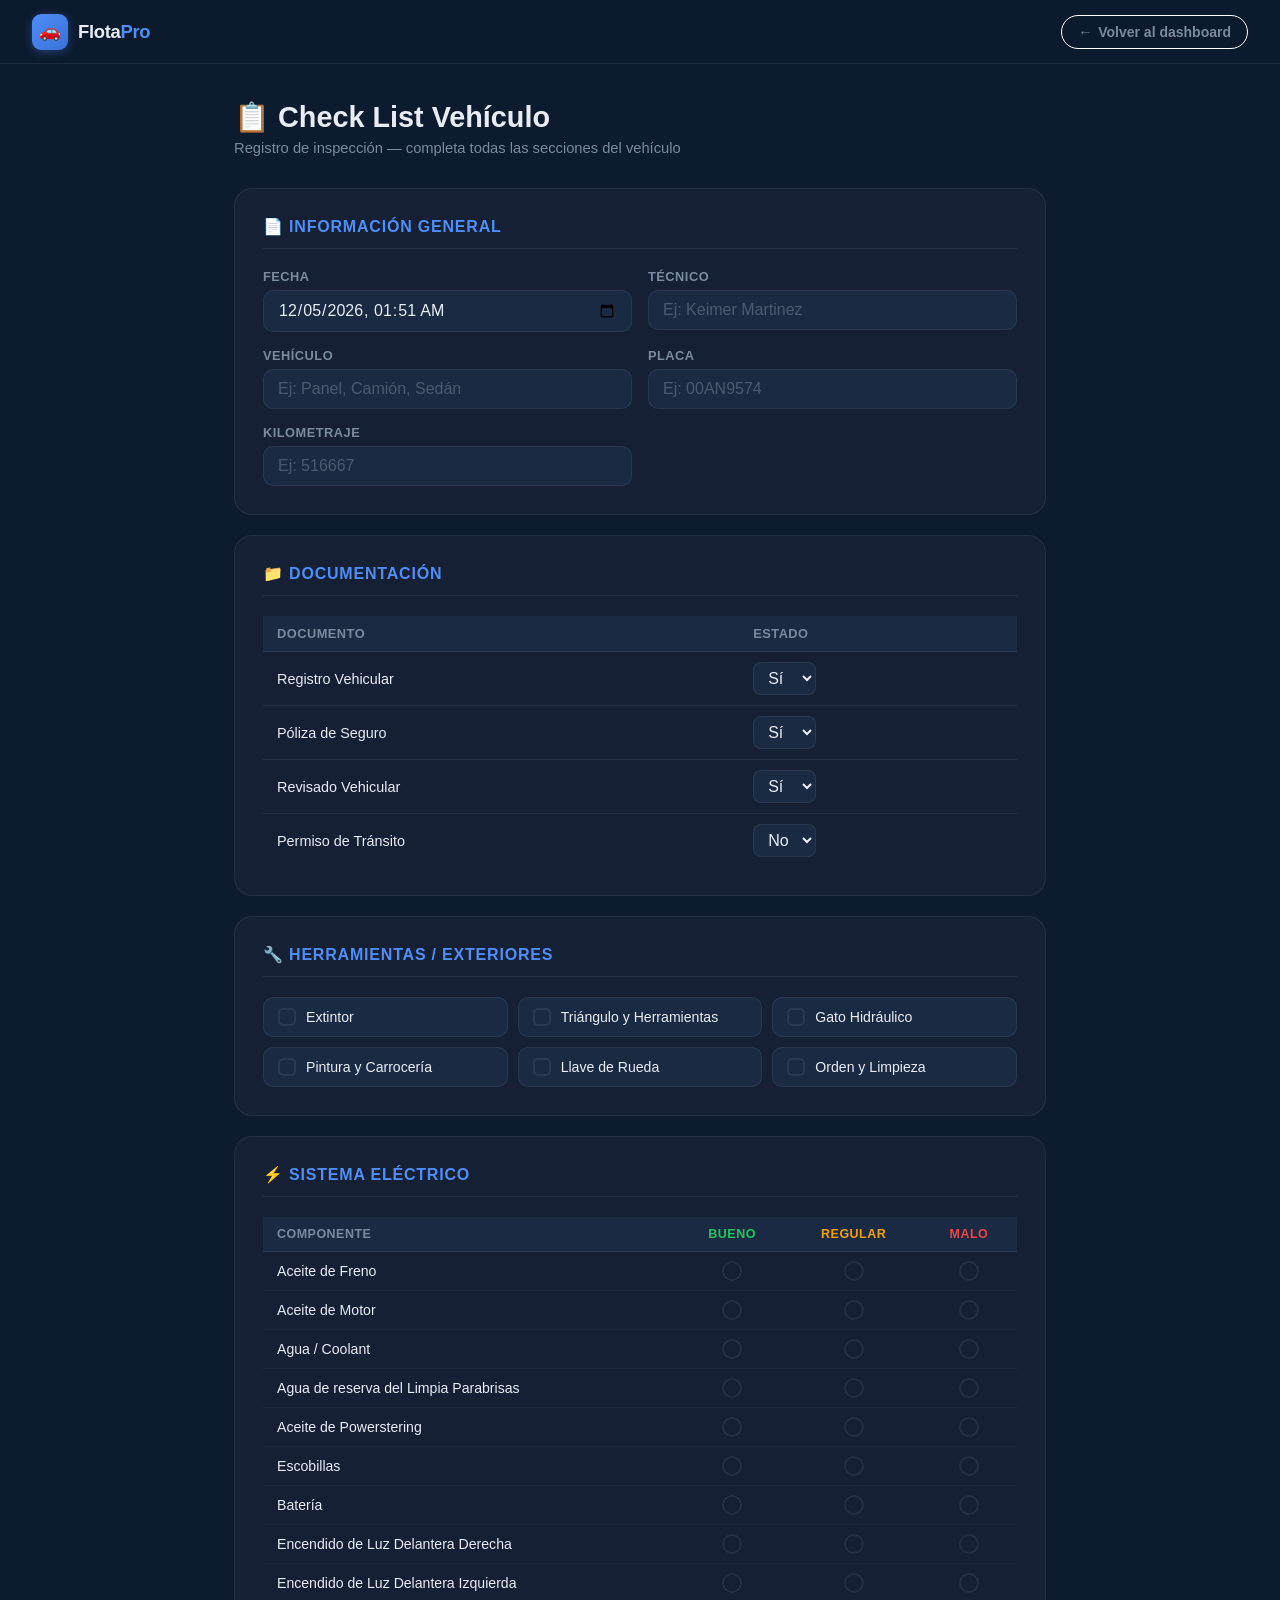
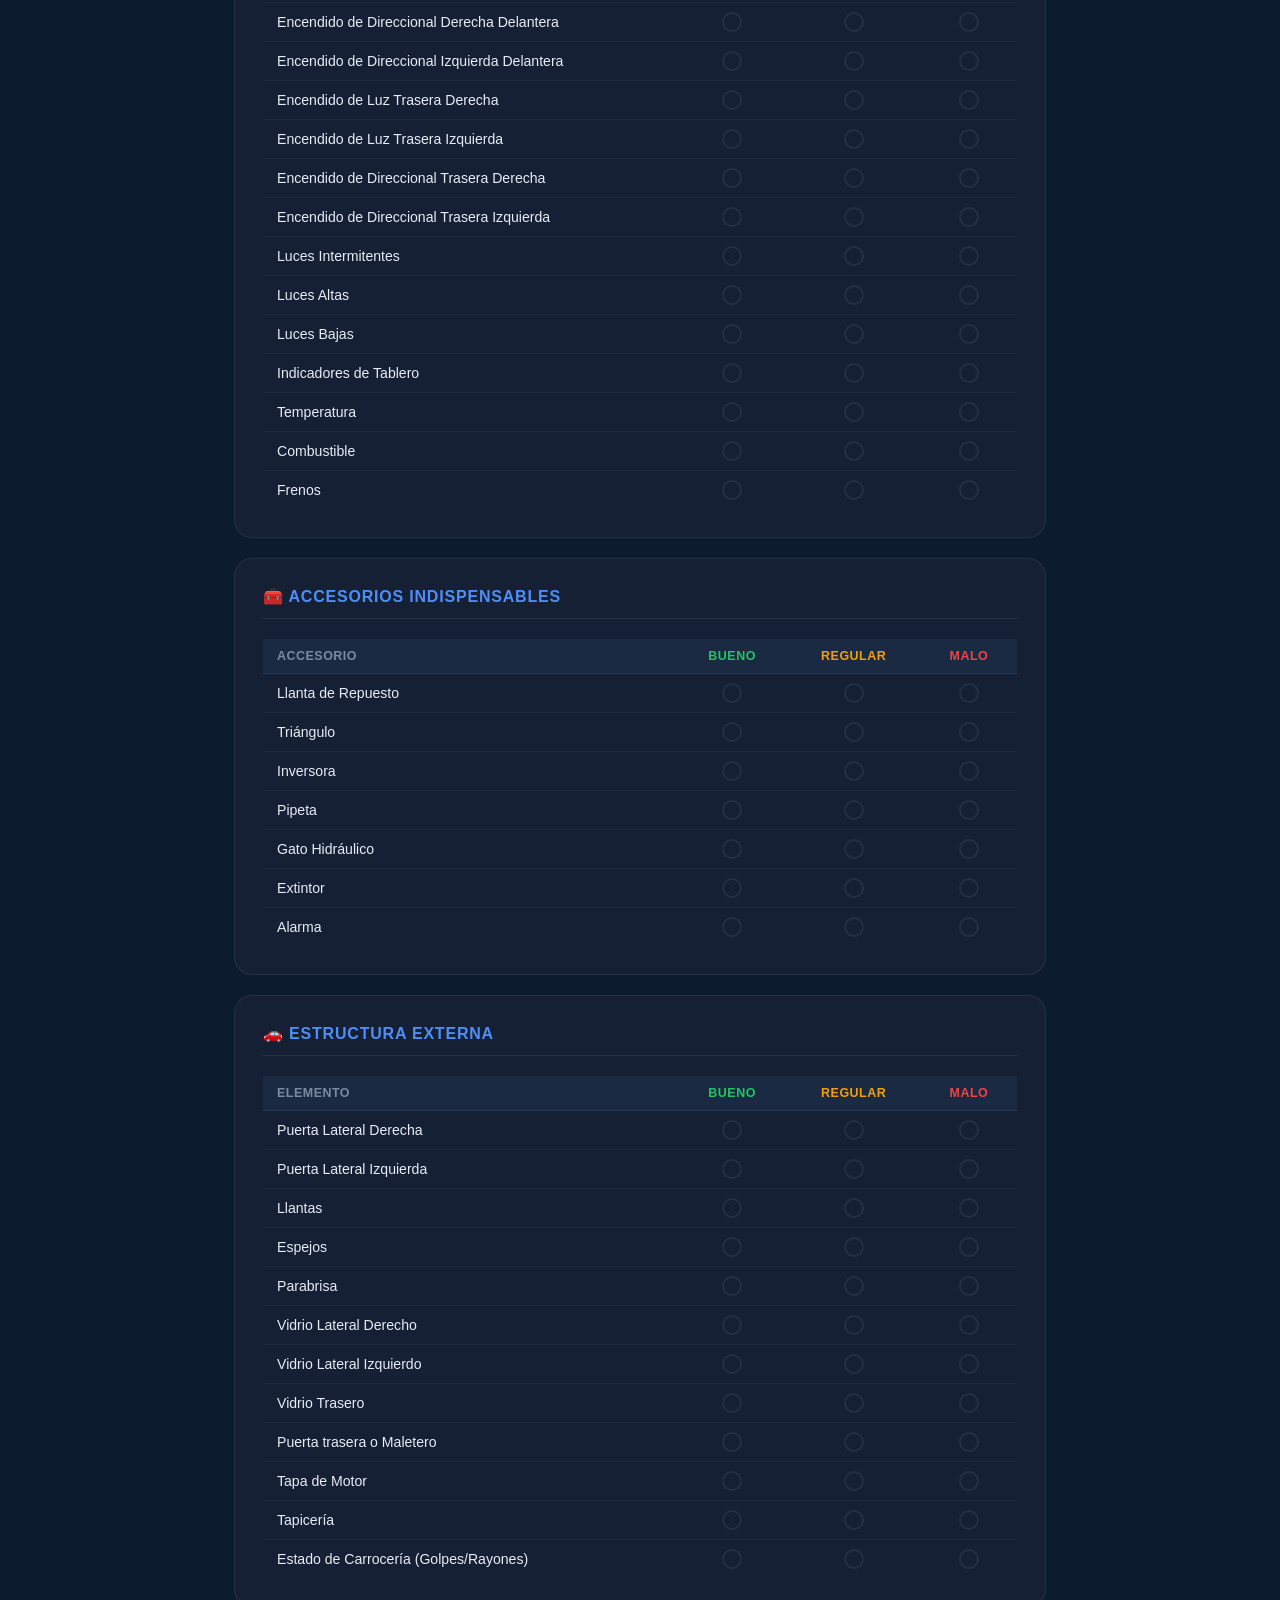
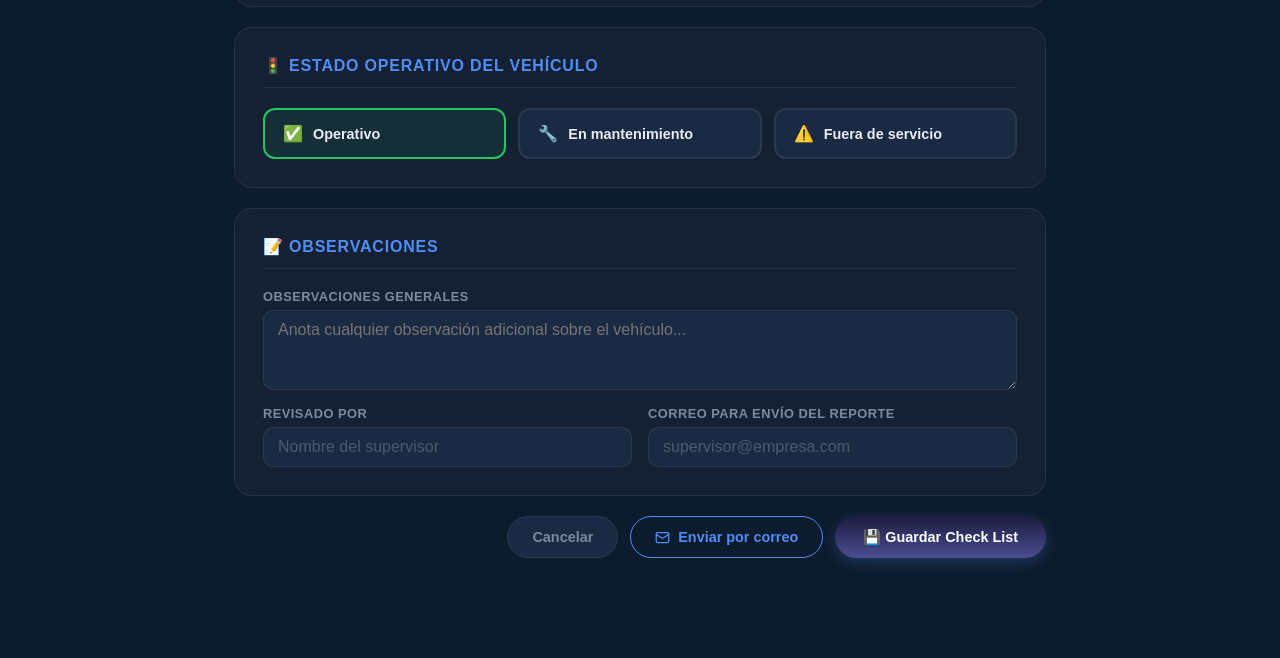
<file: agregar-auto.html>
<!DOCTYPE html>
<html lang="es">

<head>
  <meta charset="UTF-8">
  <meta name="viewport" content="width=device-width, initial-scale=1.0">
  <title>Check List Vehículo - Flota de Autos</title>
  <link rel="stylesheet" href="style.css">
  <link rel="stylesheet" href="agregar-auto.css">
  <link rel="stylesheet" href="forms.css"> 
</head>

<body>

  <!-- ── HEADER ── -->
  <header class="main-header">
    <a href="index.html" class="header-brand">
      <div class="brand-logo">🚗</div>
      <span class="brand-name">Flota<span>Pro</span></span>
    </a>
    <div class="header-actions">
      <a href="index.html" class="btn-back-header">
        ←
        <span class="back-text">Volver al dashboard</span>
      </a>
    </div>
  </header>

  <div class="page-wrap">
    <div class="page-title-block">
      <h1>📋 Check List Vehículo</h1>
      <p>Registro de inspección — completa todas las secciones del vehículo</p>
    </div>

    <!-- 1. INFORMACIÓN GENERAL -->
    <div class="form-section">
      <h2>📄 Información General</h2>
      <div class="form-grid">
        <div class="field">
          <label>Fecha</label>
          <input type="datetime-local" id="fecha">
        </div>
        <div class="field">
          <label>Técnico</label>
          <input type="text" id="tecnico" placeholder="Ej: Keimer Martinez">
        </div>
        <div class="field">
          <label>Vehículo</label>
          <input type="text" id="vehiculo" placeholder="Ej: Panel, Camión, Sedán">
        </div>
        <div class="field">
          <label>Placa</label>
          <input type="text" id="placa" placeholder="Ej: 00AN9574">
        </div>
        <div class="field">
          <label>Kilometraje</label>
          <input type="number" id="kilometraje" placeholder="Ej: 516667" min="0">
        </div>
      </div>
    </div>

    <!-- 2. DOCUMENTACIÓN -->
    <div class="form-section">
      <h2>📁 Documentación</h2>
      <table class="docs-table">
        <thead>
          <tr>
            <th>Documento</th>
            <th>Estado</th>
          </tr>
        </thead>
        <tbody>
          <tr>
            <td>Registro Vehicular</td>
            <td><select id="doc-registro">
                <option value="si">Sí</option>
                <option value="no">No</option>
              </select></td>
          </tr>
          <tr>
            <td>Póliza de Seguro</td>
            <td><select id="doc-poliza">
                <option value="si">Sí</option>
                <option value="no">No</option>
              </select></td>
          </tr>
          <tr>
            <td>Revisado Vehicular</td>
            <td><select id="doc-revisado">
                <option value="si">Sí</option>
                <option value="no">No</option>
              </select></td>
          </tr>
          <tr>
            <td>Permiso de Tránsito</td>
            <td><select id="doc-permiso">
                <option value="si">Sí</option>
                <option value="no" selected>No</option>
              </select></td>
          </tr>
        </tbody>
      </table>
    </div>

    <!-- 3. HERRAMIENTAS / EXTERIORES -->
    <div class="form-section">
      <h2>🔧 Herramientas / Exteriores</h2>
      <div class="checks-grid">
        <label class="check-item"><input type="checkbox" id="extintor"> Extintor</label>
        <label class="check-item"><input type="checkbox" id="triangulo" > Triángulo y Herramientas</label>
        <label class="check-item"><input type="checkbox" id="gato-ext" > Gato Hidráulico</label>
        <label class="check-item"><input type="checkbox" id="pintura" > Pintura y Carrocería</label>
        <label class="check-item"><input type="checkbox" id="llave" > Llave de Rueda</label>
        <label class="check-item"><input type="checkbox" id="limpieza"> Orden y Limpieza</label>
      </div>
    </div>

    <!-- 4. SISTEMA ELÉCTRICO -->
    <div class="form-section">
      <h2>⚡ Sistema Eléctrico</h2>
      <table class="check-table">
        <thead>
          <tr>
            <th>Componente</th>
            <th style="color:#22c55e">Bueno</th>
            <th style="color:#f59e0b">Regular</th>
            <th style="color:#ef4444">Malo</th>
          </tr>
        </thead>
        <tbody id="electrico-tbody">
        </tbody>
      </table>
    </div>

    <!-- 5. ACCESORIOS INDISPENSABLES -->
    <div class="form-section">
      <h2>🧰 Accesorios Indispensables</h2>
      <table class="check-table">
        <thead>
          <tr>
            <th>Accesorio</th>
            <th style="color:#22c55e">Bueno</th>
            <th style="color:#f59e0b">Regular</th>
            <th style="color:#ef4444">Malo</th>
          </tr>
        </thead>
        <tbody id="accesorios-tbody"></tbody>
      </table>
    </div>

    <!-- 6. ESTRUCTURA EXTERNA -->
    <div class="form-section">
      <h2>🚗 Estructura Externa</h2>
      <table class="check-table">
        <thead>
          <tr>
            <th>Elemento</th>
            <th style="color:#22c55e">Bueno</th>
            <th style="color:#f59e0b">Regular</th>
            <th style="color:#ef4444">Malo</th>
          </tr>
        </thead>
        <tbody id="externa-tbody"></tbody>
      </table>
    </div>

    <!-- 7. ESTADO OPERATIVO -->
    <div class="form-section">
      <h2>🚦 Estado Operativo del Vehículo</h2>
      <div class="status-options">
        <label class="status-option operativo">
          <input type="radio" name="estado" value="operativo" checked>
          <span>✅</span>
          <span class="status-label">Operativo</span>
        </label>
        <label class="status-option mantenimiento">
          <input type="radio" name="estado" value="mantenimiento">
          <span>🔧</span>
          <span class="status-label">En mantenimiento</span>
        </label>
        <label class="status-option fuera">
          <input type="radio" name="estado" value="fuera">
          <span>⚠️</span>
          <span class="status-label">Fuera de servicio</span>
        </label>
      </div>
    </div>

    <!-- 8. OBSERVACIONES -->
    <div class="form-section">
      <h2>📝 Observaciones</h2>
      <div class="form-grid">
        <div class="field full">
          <label>Observaciones generales</label>
          <textarea id="observaciones"
            placeholder="Anota cualquier observación adicional sobre el vehículo..."></textarea>
        </div>
        <div class="field">
          <label>Revisado por</label>
          <input type="text" id="revisado-por" placeholder="Nombre del supervisor">
        </div>
        <div class="field">
          <label>Correo para envío del reporte</label>
          <input type="email" id="email-reporte" placeholder="supervisor@empresa.com">
        </div>
      </div>
    </div>

    <!-- ACCIONES -->
    <div class="form-actions">
      <a href="index.html" class="btn-cancel">Cancelar</a>
      <button class="btn-email" onclick="enviarReporte()">
        <svg width="15" height="15" viewBox="0 0 24 24" fill="none" stroke="currentColor" stroke-width="2"
          stroke-linecap="round" stroke-linejoin="round">
          <rect x="2" y="4" width="20" height="16" rx="2" />
          <path d="m22 7-8.97 5.7a1.94 1.94 0 0 1-2.06 0L2 7" />
        </svg>
        Enviar por correo
      </button>
      <button class="btn-submit" onclick="guardarChecklist()">
        💾 Guardar Check List
      </button>
    </div>
  </div>

  <div class="toast" id="toast"></div>

  <script>
    // ── Datos de las tablas según el PDF ──
    const electricoItems = [
      'Aceite de Freno', 'Aceite de Motor', 'Agua / Coolant',
      'Agua de reserva del Limpia Parabrisas', 'Aceite de Powerstering',
      'Escobillas', 'Batería',
      'Encendido de Luz Delantera Derecha', 'Encendido de Luz Delantera Izquierda',
      'Encendido de Direccional Derecha Delantera', 'Encendido de Direccional Izquierda Delantera',
      'Encendido de Luz Trasera Derecha', 'Encendido de Luz Trasera Izquierda',
      'Encendido de Direccional Trasera Derecha', 'Encendido de Direccional Trasera Izquierda',
      'Luces Intermitentes', 'Luces Altas', 'Luces Bajas',
      'Indicadores de Tablero', 'Temperatura', 'Combustible', 'Frenos'
    ];

    const accesoriosItems = [
      'Llanta de Repuesto', 'Triángulo', 'Inversora', 'Pipeta',
      'Gato Hidráulico', 'Extintor', 'Alarma'
    ];

    const externaItems = [
      'Puerta Lateral Derecha', 'Puerta Lateral Izquierda', 'Llantas',
      'Espejos', 'Parabrisa', 'Vidrio Lateral Derecho', 'Vidrio Lateral Izquierdo',
      'Vidrio Trasero', 'Puerta trasera o Maletero', 'Tapa de Motor',
      'Tapicería', 'Estado de Carrocería (Golpes/Rayones)'
    ];

    function buildTable(items, tbodyId) {
      const tbody = document.getElementById(tbodyId);
      items.forEach((item, i) => {
        const id = tbodyId + '_' + i;
        const tr = document.createElement('tr');
        tr.innerHTML = `
          <td>${item}</td>
          <td><input type="radio" class="radio-pill radio-bueno"   name="${id}" value="bueno" ></td>
          <td><input type="radio" class="radio-pill radio-regular" name="${id}" value="regular"></td>
          <td><input type="radio" class="radio-pill radio-malo"    name="${id}" value="malo"></td>
        `;
        tbody.appendChild(tr);
      });
    }

    buildTable(electricoItems, 'electrico-tbody');
    buildTable(accesoriosItems, 'accesorios-tbody');
    buildTable(externaItems, 'externa-tbody');

    // Set default datetime
    const now = new Date();
    const pad = n => String(n).padStart(2, '0');
    document.getElementById('fecha').value =
      `${now.getFullYear()}-${pad(now.getMonth() + 1)}-${pad(now.getDate())}T${pad(now.getHours())}:${pad(now.getMinutes())}`;

    // ── Toast ──
    function showToast(msg, color = '#22c55e') {
      const t = document.getElementById('toast');
      t.textContent = msg;
      t.style.background = color;
      t.classList.add('show');
      setTimeout(() => t.classList.remove('show'), 3000);
    }

    // ── Guardar ──
    function guardarChecklist() {
      const tecnico = document.getElementById('tecnico').value.trim();
      const vehiculo = document.getElementById('vehiculo').value.trim();
      if (!tecnico || !vehiculo) {
        showToast('⚠️ Completa al menos Técnico y Vehículo', '#f59e0b');
        return;
      }
      showToast('✅ Check List guardado exitosamente');
      setTimeout(() => window.location.href = 'index.html', 1800);
    }

    // ── Enviar correo ──
    function enviarReporte() {
      const email = document.getElementById('email-reporte').value.trim();
      if (!email) {
        showToast('📧 Ingresa un correo para enviar el reporte', '#f59e0b');
        return;
      }
      showToast('📧 Reporte enviado a ' + email);
    }
  </script>
</body>

</html>
</file>
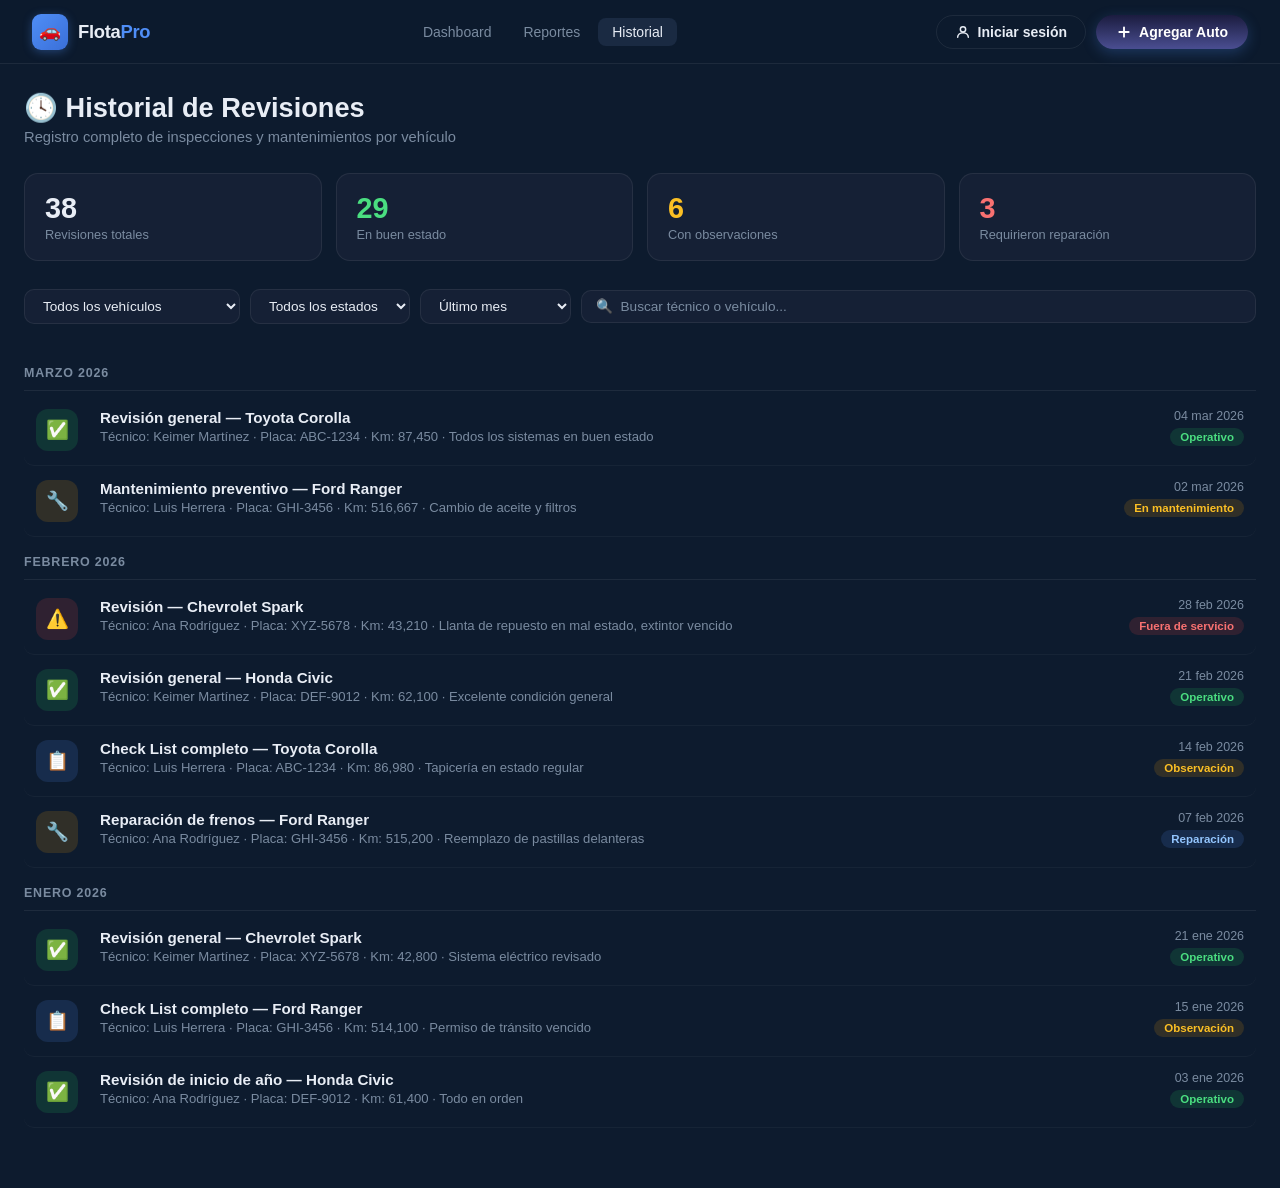
<file: historial.html>
<!DOCTYPE html>
<html lang="es">

<head>
    <meta charset="UTF-8">
    <meta name="viewport" content="width=device-width, initial-scale=1.0">
    <title>Historial — FlotaPro</title>
    <link rel="stylesheet" href="style.css">
    <link rel="stylesheet" href="Historial.css">

</head>

<body>

    <!-- HEADER -->
    <header class="main-header">
        <a href="index.html" class="header-brand">
            <div class="brand-logo">🚗</div>
            <span class="brand-name">Flota<span>Pro</span></span>
        </a>
        <nav class="header-nav">
            <a href="index.html" class="nav-link">Dashboard</a>
            <a href="reportes.html" class="nav-link">Reportes</a>
            <a href="historial.html" class="nav-link active">Historial</a>
        </nav>
        <div class="header-actions">
            <button class="btn-login" onclick="document.getElementById('loginModal').classList.add('open')">
                <svg width="16" height="16" viewBox="0 0 24 24" fill="none" stroke="currentColor" stroke-width="2.2"
                    stroke-linecap="round">
                    <circle cx="12" cy="8" r="4" />
                    <path d="M4 20c0-4 3.6-7 8-7s8 3 8 7" />
                </svg>
                Iniciar sesión
            </button>
            <a href="agregar-auto.html" class="btn-add-header">
                <svg width="16" height="16" viewBox="0 0 24 24" fill="none" stroke="currentColor" stroke-width="2.8"
                    stroke-linecap="round">
                    <line x1="12" y1="5" x2="12" y2="19" />
                    <line x1="5" y1="12" x2="19" y2="12" />
                </svg>
                Agregar Auto
            </a>
        </div>
        <button class="btn-hamburger" id="hamburgerBtn" onclick="toggleMenu()">
            <span class="bar"></span><span class="bar"></span><span class="bar"></span>
        </button>
    </header>

    <!-- MOBILE DRAWER -->
    <nav class="mobile-menu" id="mobileMenu">
        <a href="index.html" class="nav-link-mobile">🏠 Dashboard</a>
        <a href="reportes.html" class="nav-link-mobile">📊 Reportes</a>
        <a href="historial.html" class="nav-link-mobile active">🕓 Historial</a>
        <div class="menu-divider"></div>
        <button class="btn-login-mobile"
            onclick="closeMobileMenu(); document.getElementById('loginModal').classList.add('open')">
            <svg width="17" height="17" viewBox="0 0 24 24" fill="none" stroke="currentColor" stroke-width="2.2"
                stroke-linecap="round">
                <circle cx="12" cy="8" r="4" />
                <path d="M4 20c0-4 3.6-7 8-7s8 3 8 7" />
            </svg>
            Iniciar sesión
        </button>
        <a href="agregar-auto.html" class="btn-add-mobile" onclick="closeMobileMenu()">
            <svg width="17" height="17" viewBox="0 0 24 24" fill="none" stroke="currentColor" stroke-width="2.8"
                stroke-linecap="round">
                <line x1="12" y1="5" x2="12" y2="19" />
                <line x1="5" y1="12" x2="19" y2="12" />
            </svg>
            Agregar Auto
        </a>
    </nav>

    <!-- MODAL LOGIN -->
    <div class="modal-overlay" id="loginModal">
        <div class="modal">
            <h2>🔐 Iniciar sesión</h2>
            <p>Accede a tu flota de vehículos</p>
            <div class="modal-field"><label>Correo electrónico</label><input type="email"
                    placeholder="correo@empresa.com"></div>
            <div class="modal-field"><label>Contraseña</label><input type="password" placeholder="••••••••"></div>
            <div class="modal-actions">
                <button class="btn-modal-cancel"
                    onclick="document.getElementById('loginModal').classList.remove('open')">Cancelar</button>
                <button class="btn-modal-submit">Entrar →</button>
            </div>
        </div>
    </div>

    <div class="shell">
        <div class="page-title-block">
            <h1>🕓 Historial de Revisiones</h1>
            <p>Registro completo de inspecciones y mantenimientos por vehículo</p>
        </div>

        <!-- RESUMEN -->
        <div class="summary-row">
            <div class="summary-card">
                <div class="s-value">38</div>
                <div class="s-label">Revisiones totales</div>
            </div>
            <div class="summary-card">
                <div class="s-value" style="color:#4ade80">29</div>
                <div class="s-label">En buen estado</div>
            </div>
            <div class="summary-card">
                <div class="s-value" style="color:#fbbf24">6</div>
                <div class="s-label">Con observaciones</div>
            </div>
            <div class="summary-card">
                <div class="s-value" style="color:#f87171">3</div>
                <div class="s-label">Requirieron reparación</div>
            </div>
        </div>

        <!-- FILTROS -->
        <div class="filters-bar">
            <select class="filter-select">
                <option value="">Todos los vehículos</option>
                <option>Auto 01 — Toyota Corolla</option>
                <option>Auto 02 — Chevrolet Spark</option>
                <option>Auto 03 — Honda Civic</option>
                <option>Auto 04 — Ford Ranger</option>
            </select>
            <select class="filter-select">
                <option value="">Todos los estados</option>
                <option>Operativo</option>
                <option>En mantenimiento</option>
                <option>Fuera de servicio</option>
            </select>
            <select class="filter-select">
                <option value="">Último mes</option>
                <option>Últimos 3 meses</option>
                <option>Últimos 6 meses</option>
                <option>Este año</option>
            </select>
            <input type="text" class="filter-search" placeholder="🔍  Buscar técnico o vehículo...">
        </div>

        <!-- TIMELINE -->
        <div class="timeline">

            <div class="timeline-month">Marzo 2026</div>

            <div class="timeline-item">
                <div class="timeline-icon icon-ok">✅</div>
                <div class="timeline-body">
                    <h4>Revisión general — Toyota Corolla</h4>
                    <p>Técnico: Keimer Martínez · Placa: ABC-1234 · Km: 87,450 · Todos los sistemas en buen estado</p>
                </div>
                <div class="timeline-meta">
                    <div class="date">04 mar 2026</div>
                    <span class="badge badge-green">Operativo</span>
                </div>
            </div>

            <div class="timeline-item">
                <div class="timeline-icon icon-warn">🔧</div>
                <div class="timeline-body">
                    <h4>Mantenimiento preventivo — Ford Ranger</h4>
                    <p>Técnico: Luis Herrera · Placa: GHI-3456 · Km: 516,667 · Cambio de aceite y filtros</p>
                </div>
                <div class="timeline-meta">
                    <div class="date">02 mar 2026</div>
                    <span class="badge badge-yellow">En mantenimiento</span>
                </div>
            </div>

            <div class="timeline-month">Febrero 2026</div>

            <div class="timeline-item">
                <div class="timeline-icon icon-bad">⚠️</div>
                <div class="timeline-body">
                    <h4>Revisión — Chevrolet Spark</h4>
                    <p>Técnico: Ana Rodríguez · Placa: XYZ-5678 · Km: 43,210 · Llanta de repuesto en mal estado,
                        extintor vencido</p>
                </div>
                <div class="timeline-meta">
                    <div class="date">28 feb 2026</div>
                    <span class="badge badge-red">Fuera de servicio</span>
                </div>
            </div>

            <div class="timeline-item">
                <div class="timeline-icon icon-ok">✅</div>
                <div class="timeline-body">
                    <h4>Revisión general — Honda Civic</h4>
                    <p>Técnico: Keimer Martínez · Placa: DEF-9012 · Km: 62,100 · Excelente condición general</p>
                </div>
                <div class="timeline-meta">
                    <div class="date">21 feb 2026</div>
                    <span class="badge badge-green">Operativo</span>
                </div>
            </div>

            <div class="timeline-item">
                <div class="timeline-icon icon-rep">📋</div>
                <div class="timeline-body">
                    <h4>Check List completo — Toyota Corolla</h4>
                    <p>Técnico: Luis Herrera · Placa: ABC-1234 · Km: 86,980 · Tapicería en estado regular</p>
                </div>
                <div class="timeline-meta">
                    <div class="date">14 feb 2026</div>
                    <span class="badge badge-yellow">Observación</span>
                </div>
            </div>

            <div class="timeline-item">
                <div class="timeline-icon icon-warn">🔧</div>
                <div class="timeline-body">
                    <h4>Reparación de frenos — Ford Ranger</h4>
                    <p>Técnico: Ana Rodríguez · Placa: GHI-3456 · Km: 515,200 · Reemplazo de pastillas delanteras</p>
                </div>
                <div class="timeline-meta">
                    <div class="date">07 feb 2026</div>
                    <span class="badge badge-blue">Reparación</span>
                </div>
            </div>

            <div class="timeline-month">Enero 2026</div>

            <div class="timeline-item">
                <div class="timeline-icon icon-ok">✅</div>
                <div class="timeline-body">
                    <h4>Revisión general — Chevrolet Spark</h4>
                    <p>Técnico: Keimer Martínez · Placa: XYZ-5678 · Km: 42,800 · Sistema eléctrico revisado</p>
                </div>
                <div class="timeline-meta">
                    <div class="date">21 ene 2026</div>
                    <span class="badge badge-green">Operativo</span>
                </div>
            </div>

            <div class="timeline-item">
                <div class="timeline-icon icon-rep">📋</div>
                <div class="timeline-body">
                    <h4>Check List completo — Ford Ranger</h4>
                    <p>Técnico: Luis Herrera · Placa: GHI-3456 · Km: 514,100 · Permiso de tránsito vencido</p>
                </div>
                <div class="timeline-meta">
                    <div class="date">15 ene 2026</div>
                    <span class="badge badge-yellow">Observación</span>
                </div>
            </div>

            <div class="timeline-item">
                <div class="timeline-icon icon-ok">✅</div>
                <div class="timeline-body">
                    <h4>Revisión de inicio de año — Honda Civic</h4>
                    <p>Técnico: Ana Rodríguez · Placa: DEF-9012 · Km: 61,400 · Todo en orden</p>
                </div>
                <div class="timeline-meta">
                    <div class="date">03 ene 2026</div>
                    <span class="badge badge-green">Operativo</span>
                </div>
            </div>

        </div>
    </div>

    <script>
        function toggleMenu() {
            document.getElementById('hamburgerBtn').classList.toggle('open');
            document.getElementById('mobileMenu').classList.toggle('open');
        }
        function closeMobileMenu() {
            document.getElementById('hamburgerBtn').classList.remove('open');
            document.getElementById('mobileMenu').classList.remove('open');
        }
        document.addEventListener('click', function (e) {
            const btn = document.getElementById('hamburgerBtn');
            const menu = document.getElementById('mobileMenu');
            if (!btn.contains(e.target) && !menu.contains(e.target)) {
                btn.classList.remove('open');
                menu.classList.remove('open');
            }
        });
        document.getElementById('loginModal').addEventListener('click', function (e) {
            if (e.target === this) this.classList.remove('open');
        });
    </script>
</body>

</html>
</file>
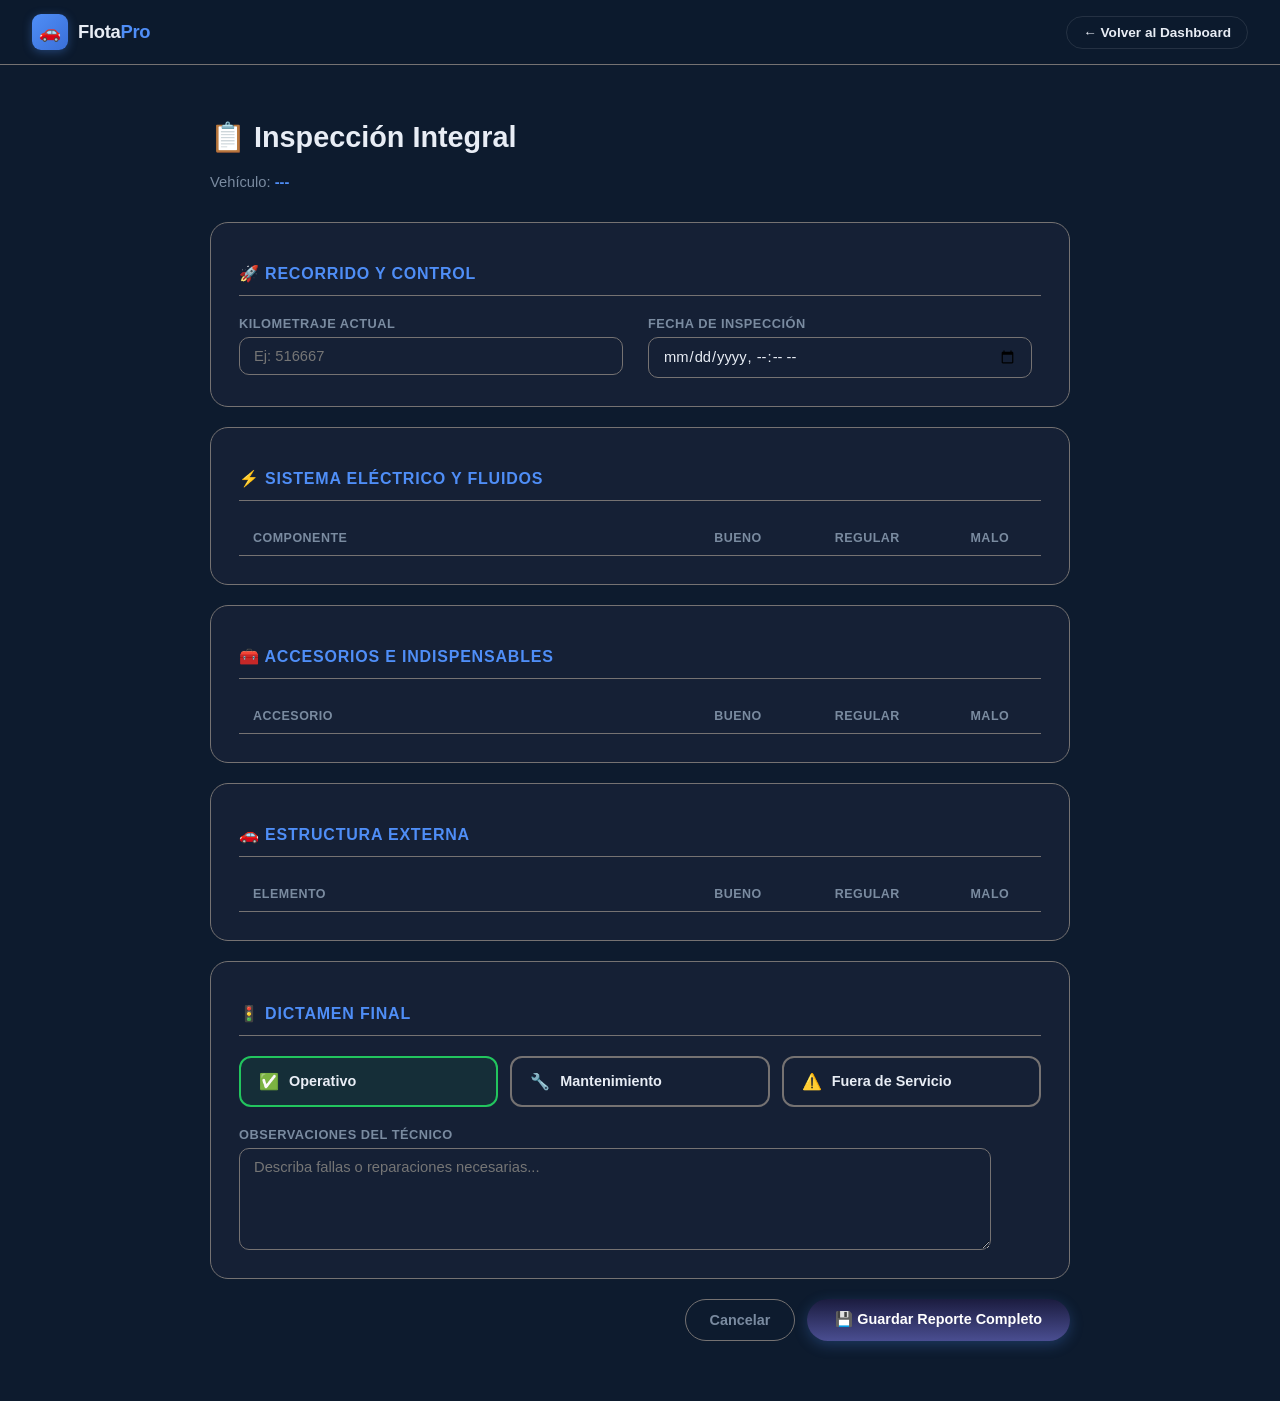
<file: Public/html/Actualizar-estado.html>
<!DOCTYPE html>
<html lang="es">
<head>
    <meta charset="UTF-8">
    <meta name="viewport" content="width=device-width, initial-scale=1.0">
    <title>Inspección Técnica - FlotaPro</title>
    <link rel="stylesheet" href="../Css/style.css">
    <link rel="stylesheet" href="../Css/header.css">
    <link rel="stylesheet" href="../Css/forms.css"> </head>
<body>

    <header class="main-header">
        <a href="../../index.html" class="header-brand">
            <div class="brand-logo">🚗</div>
            <span class="brand-name">Flota<span>Pro</span></span>
        </a>
        <div class="header-actions">
            <a href="../../index.html" class="btn-login" style="text-decoration: none;">
                ← Volver al Dashboard
            </a>
        </div>
    </header>

    <main class="page-wrap">
        <div class="page-title-block">
            <h1>📋 Inspección Integral</h1>
            <p>Vehículo: <span id="placa-vehiculo" style="color: #4f8ef7; font-weight: 800;">---</span></p>
        </div>
    
        <form id="form-inspeccion">
            <section class="form-section">
                <h2>🚀 Recorrido y Control</h2>
                <div class="form-grid">
                    <div class="field">
                        <label>Kilometraje Actual</label>
                        <input type="number" id="km-input" placeholder="Ej: 516667" required>
                    </div>
                    <div class="field">
                        <label>Fecha de Inspección</label>
                        <input type="datetime-local" id="fecha-inspeccion">
                    </div>
                </div>
            </section>
    
            <section class="form-section">
                <h2>⚡ Sistema Eléctrico y Fluidos</h2>
                <table class="check-table">
                    <thead>
                        <tr>
                            <th>Componente</th>
                            <th class="th-bueno">Bueno</th>
                            <th class="th-regular">Regular</th>
                            <th class="th-malo">Malo</th>
                        </tr>
                    </thead>
                    <tbody id="tabla-electrico"></tbody>
                </table>
            </section>
    
            <section class="form-section">
                <h2>🧰 Accesorios e Indispensables</h2>
                <table class="check-table">
                    <thead>
                        <tr>
                            <th>Accesorio</th>
                            <th class="th-bueno">Bueno</th>
                            <th class="th-regular">Regular</th>
                            <th class="th-malo">Malo</th>
                        </tr>
                    </thead>
                    <tbody id="tabla-accesorios"></tbody>
                </table>
            </section>
    
            <section class="form-section">
                <h2>🚗 Estructura Externa</h2>
                <table class="check-table">
                    <thead>
                        <tr>
                            <th>Elemento</th>
                            <th class="th-bueno">Bueno</th>
                            <th class="th-regular">Regular</th>
                            <th class="th-malo">Malo</th>
                        </tr>
                    </thead>
                    <tbody id="tabla-externa"></tbody>
                </table>
            </section>
    
            <section class="form-section">
                <h2>🚦 Dictamen Final</h2>
                <div class="status-options">
                    <label class="status-option operativo">
                        <input type="radio" name="estado-final" value="operativo" checked>
                        <span>✅</span>
                        <span class="status-label">Operativo</span>
                    </label>
                    <label class="status-option mantenimiento">
                        <input type="radio" name="estado-final" value="mantenimiento">
                        <span>🔧</span>
                        <span class="status-label">Mantenimiento</span>
                    </label>
                    <label class="status-option fuera">
                        <input type="radio" name="estado-final" value="fuera">
                        <span>⚠️</span>
                        <span class="status-label">Fuera de Servicio</span>
                    </label>
                </div>
                <div class="field full" style="margin-top: 20px;">
                    <label>Observaciones del Técnico</label>
                    <textarea id="obs-tecnicas" placeholder="Describa fallas o reparaciones necesarias..."></textarea>
                </div>
            </section>
    
            <div class="form-actions">
                <a href="../../index.html" class="btn-cancel">Cancelar</a>
                <button type="submit" class="btn-submit">💾 Guardar Reporte Completo</button>
            </div>
        </form>
    </main>
</body>
</html>
</file>
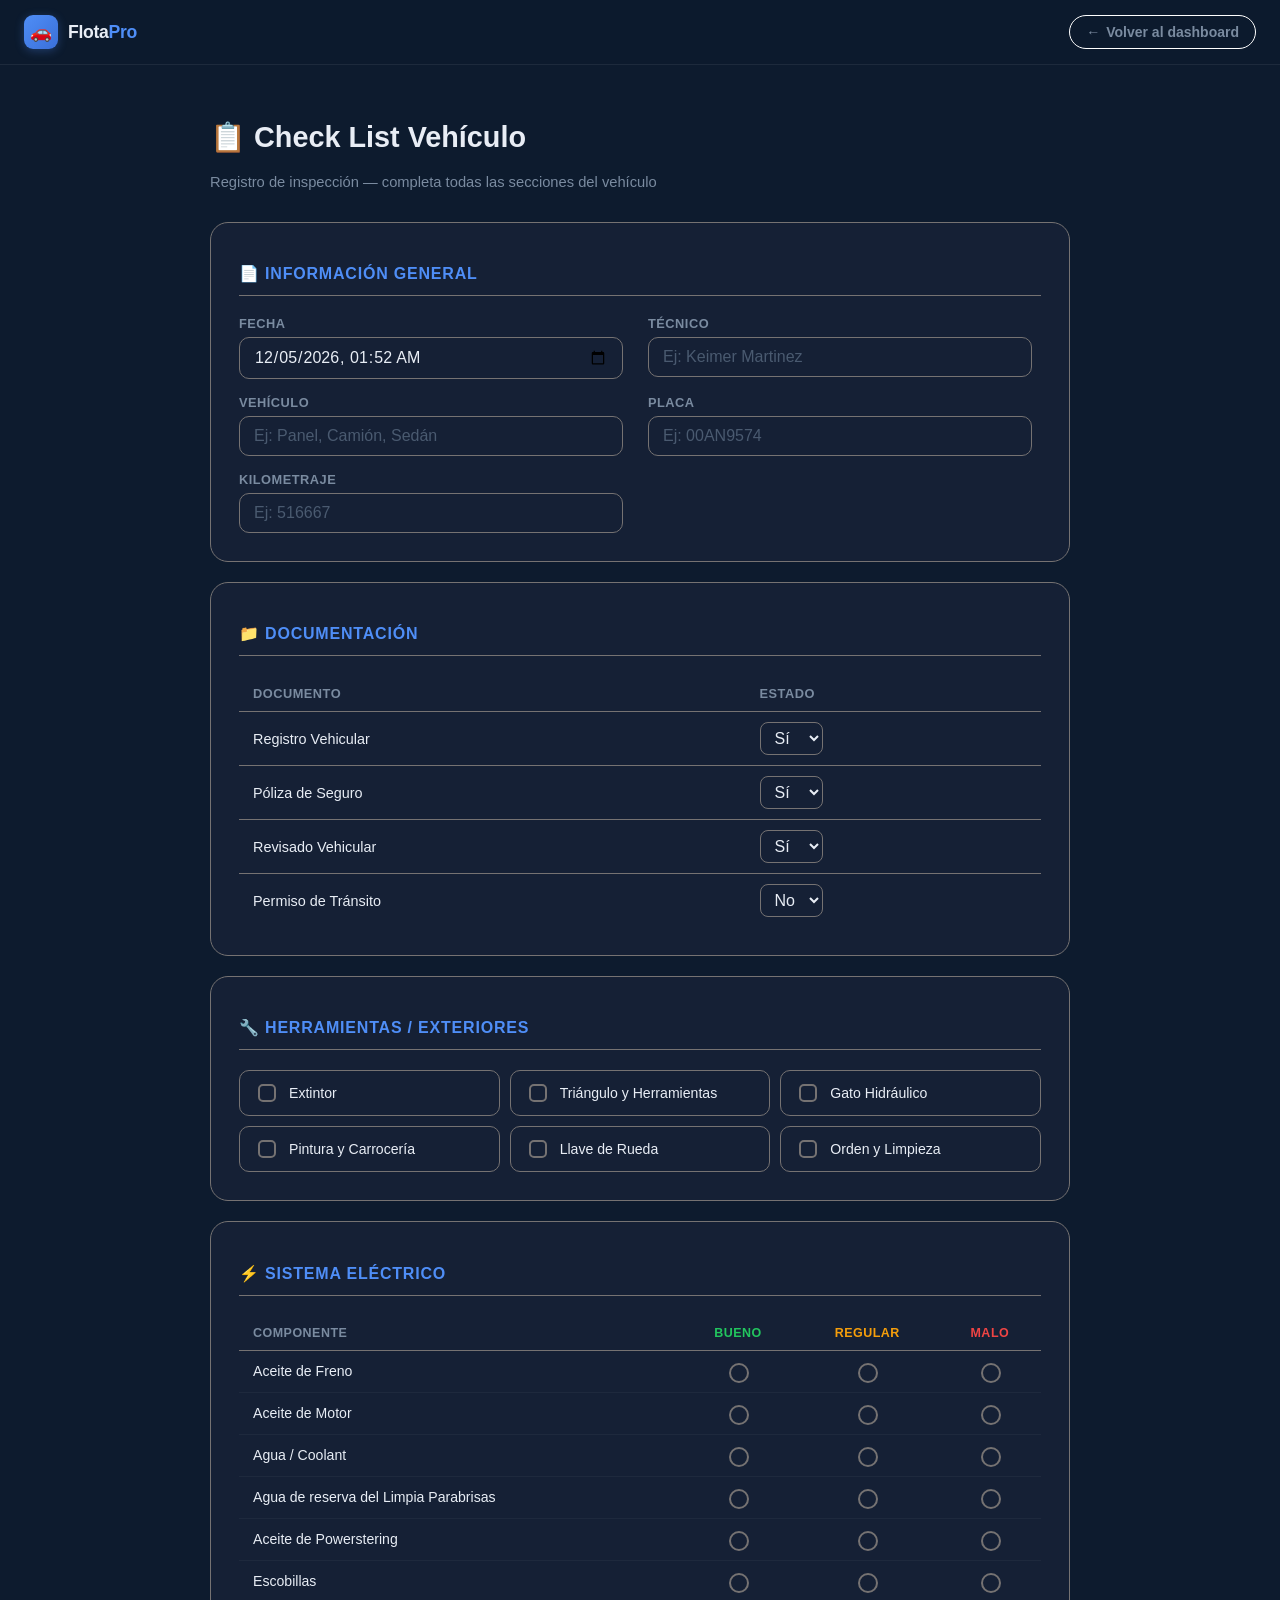
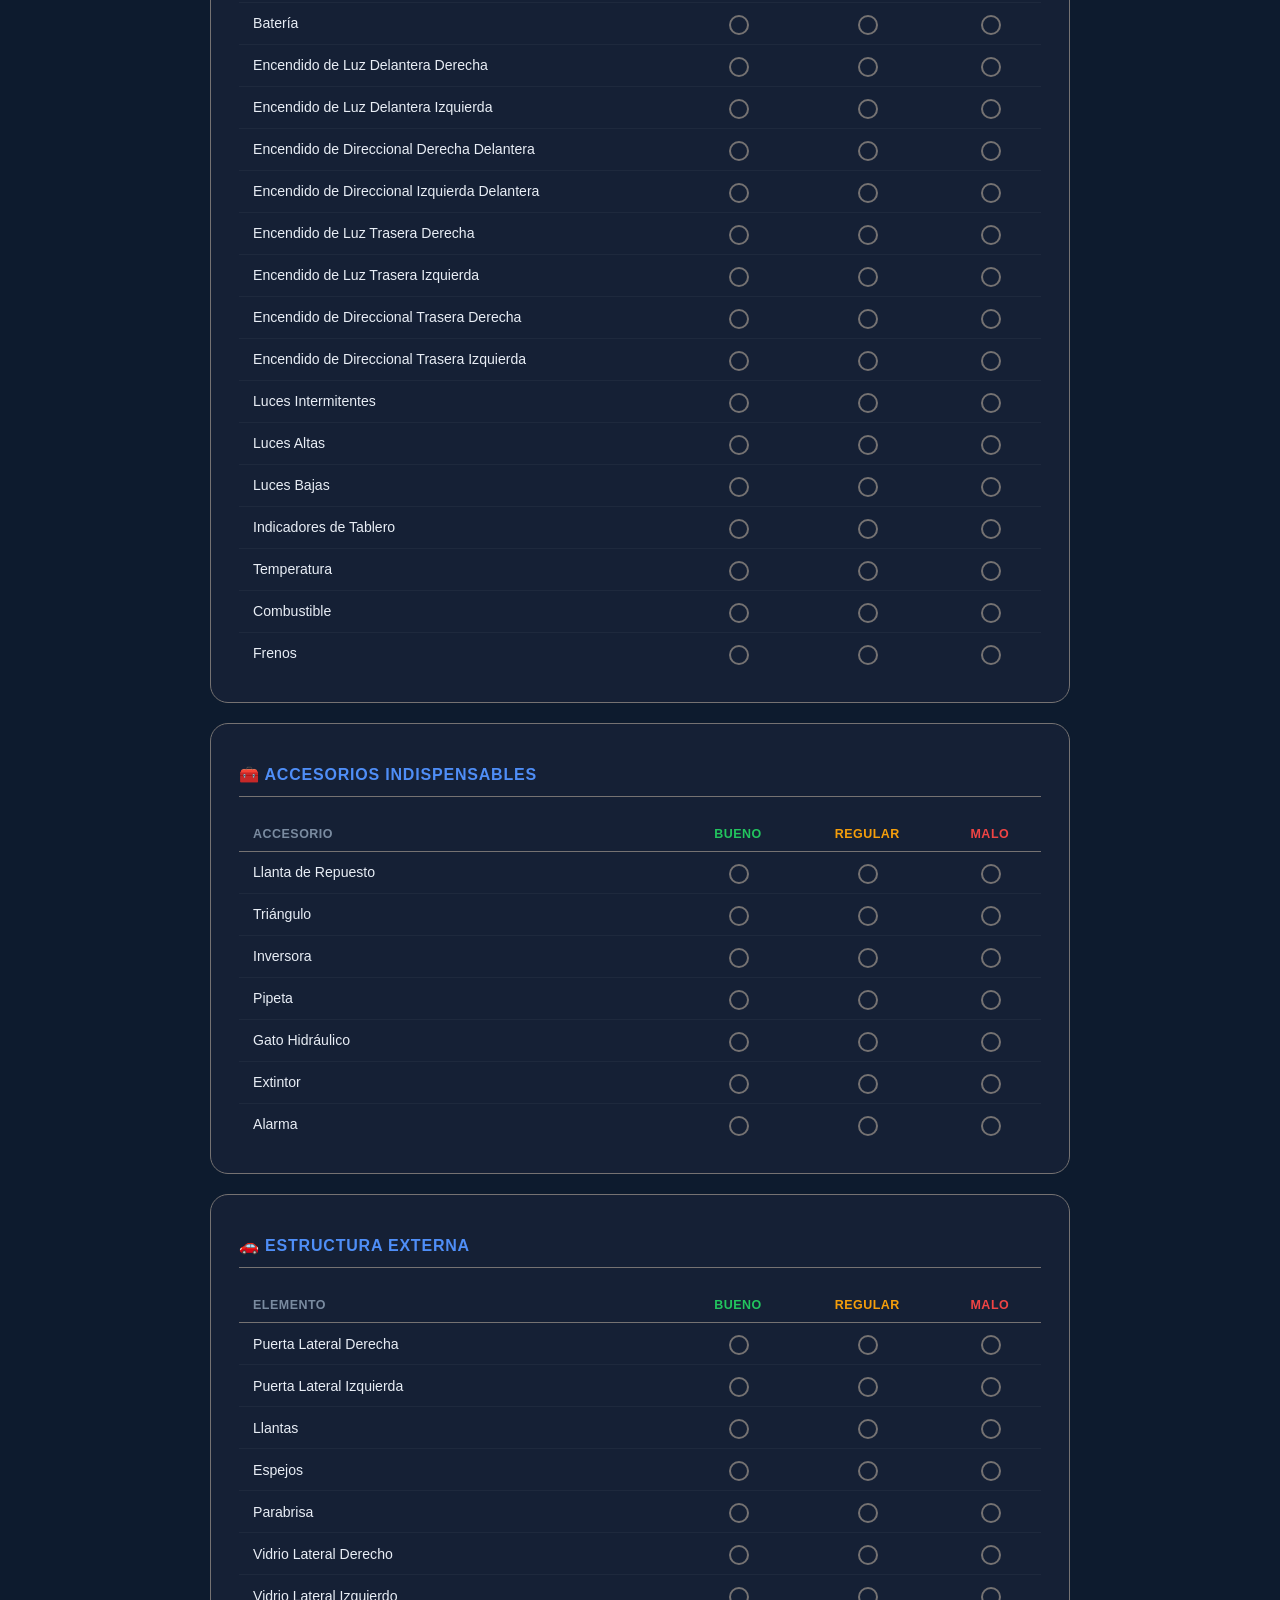
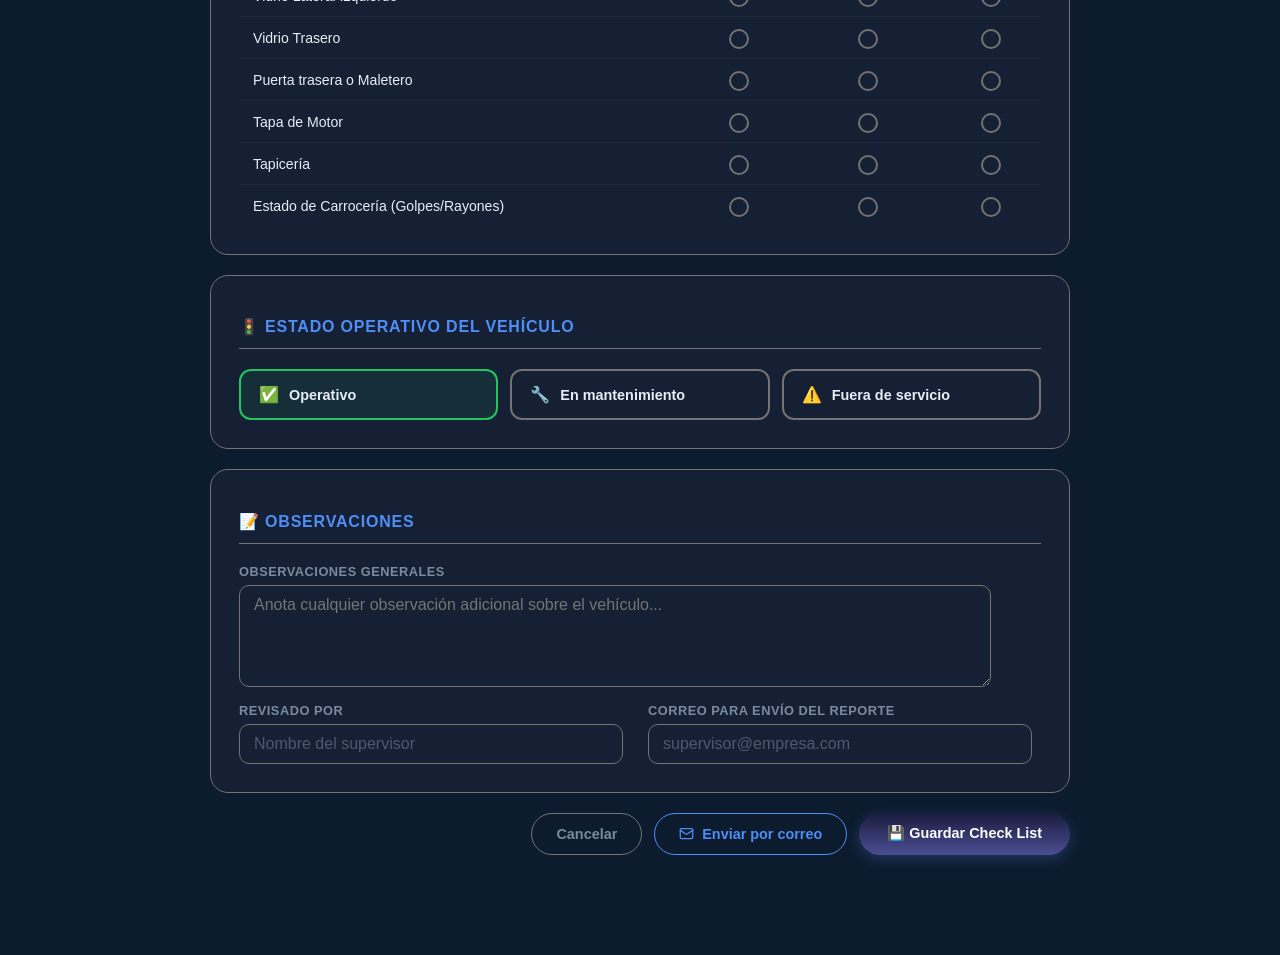
<file: Public/html/agregar-auto.html>
<!DOCTYPE html>
<html lang="es">

<head>
  <meta charset="UTF-8">
  <meta name="viewport" content="width=device-width, initial-scale=1.0">
  <title>Check List Vehículo - Flota de Autos</title>
  <link rel="stylesheet" href="../Css/agregar-auto.css">
  <link rel="stylesheet" href="../Css/forms.css"> 
  <link rel="stylesheet" href="../Css/header.css">
</head>

<body>

  <!-- ── HEADER ── -->
  <header class="main-header">
    <a href="../../index.html" class="header-brand">
      <div class="brand-logo">🚗</div>
      <span class="brand-name">Flota<span>Pro</span></span>
    </a>
    <div class="header-actions">
      <a href="../../index.html" class="btn-back-header">
        ←
        <span class="back-text">Volver al dashboard</span>
      </a>
    </div>
  </header>

  <div class="page-wrap">
    <div class="page-title-block">
      <h1>📋 Check List Vehículo</h1>
      <p>Registro de inspección — completa todas las secciones del vehículo</p>
    </div>

    <!-- 1. INFORMACIÓN GENERAL -->
    <div class="form-section">
      <h2>📄 Información General</h2>
      <div class="form-grid">
        <div class="field">
          <label>Fecha</label>
          <input type="datetime-local" id="fecha">
        </div>
        <div class="field">
          <label>Técnico</label>
          <input type="text" id="tecnico" placeholder="Ej: Keimer Martinez">
        </div>
        <div class="field">
          <label>Vehículo</label>
          <input type="text" id="vehiculo" placeholder="Ej: Panel, Camión, Sedán">
        </div>
        <div class="field">
          <label>Placa</label>
          <input type="text" id="placa" placeholder="Ej: 00AN9574">
        </div>
        <div class="field">
          <label>Kilometraje</label>
          <input type="number" id="kilometraje" placeholder="Ej: 516667" min="0">
        </div>
      </div>
    </div>

    <!-- 2. DOCUMENTACIÓN -->
    <div class="form-section">
      <h2>📁 Documentación</h2>
      <table class="docs-table">
        <thead>
          <tr>
            <th>Documento</th>
            <th>Estado</th>
          </tr>
        </thead>
        <tbody>
          <tr>
            <td>Registro Vehicular</td>
            <td><select id="doc-registro">
                <option value="si">Sí</option>
                <option value="no">No</option>
              </select></td>
          </tr>
          <tr>
            <td>Póliza de Seguro</td>
            <td><select id="doc-poliza">
                <option value="si">Sí</option>
                <option value="no">No</option>
              </select></td>
          </tr>
          <tr>
            <td>Revisado Vehicular</td>
            <td><select id="doc-revisado">
                <option value="si">Sí</option>
                <option value="no">No</option>
              </select></td>
          </tr>
          <tr>
            <td>Permiso de Tránsito</td>
            <td><select id="doc-permiso">
                <option value="si">Sí</option>
                <option value="no" selected>No</option>
              </select></td>
          </tr>
        </tbody>
      </table>
    </div>

    <!-- 3. HERRAMIENTAS / EXTERIORES -->
    <div class="form-section">
      <h2>🔧 Herramientas / Exteriores</h2>
      <div class="checks-grid">
        <label class="check-item"><input type="checkbox" id="extintor"> Extintor</label>
        <label class="check-item"><input type="checkbox" id="triangulo" > Triángulo y Herramientas</label>
        <label class="check-item"><input type="checkbox" id="gato-ext" > Gato Hidráulico</label>
        <label class="check-item"><input type="checkbox" id="pintura" > Pintura y Carrocería</label>
        <label class="check-item"><input type="checkbox" id="llave" > Llave de Rueda</label>
        <label class="check-item"><input type="checkbox" id="limpieza"> Orden y Limpieza</label>
      </div>
    </div>

    <!-- 4. SISTEMA ELÉCTRICO -->
    <div class="form-section">
      <h2>⚡ Sistema Eléctrico</h2>
      <table class="check-table">
        <thead>
          <tr>
            <th>Componente</th>
            <th style="color:#22c55e">Bueno</th>
            <th style="color:#f59e0b">Regular</th>
            <th style="color:#ef4444">Malo</th>
          </tr>
        </thead>
        <tbody id="electrico-tbody">
        </tbody>
      </table>
    </div>

    <!-- 5. ACCESORIOS INDISPENSABLES -->
    <div class="form-section">
      <h2>🧰 Accesorios Indispensables</h2>
      <table class="check-table">
        <thead>
          <tr>
            <th>Accesorio</th>
            <th style="color:#22c55e">Bueno</th>
            <th style="color:#f59e0b">Regular</th>
            <th style="color:#ef4444">Malo</th>
          </tr>
        </thead>
        <tbody id="accesorios-tbody"></tbody>
      </table>
    </div>

    <!-- 6. ESTRUCTURA EXTERNA -->
    <div class="form-section">
      <h2>🚗 Estructura Externa</h2>
      <table class="check-table">
        <thead>
          <tr>
            <th>Elemento</th>
            <th style="color:#22c55e">Bueno</th>
            <th style="color:#f59e0b">Regular</th>
            <th style="color:#ef4444">Malo</th>
          </tr>
        </thead>
        <tbody id="externa-tbody"></tbody>
      </table>
    </div>

    <!-- 7. ESTADO OPERATIVO -->
    <div class="form-section">
      <h2>🚦 Estado Operativo del Vehículo</h2>
      <div class="status-options">
        <label class="status-option operativo">
          <input type="radio" name="estado" value="operativo" checked>
          <span>✅</span>
          <span class="status-label">Operativo</span>
        </label>
        <label class="status-option mantenimiento">
          <input type="radio" name="estado" value="mantenimiento">
          <span>🔧</span>
          <span class="status-label">En mantenimiento</span>
        </label>
        <label class="status-option fuera">
          <input type="radio" name="estado" value="fuera">
          <span>⚠️</span>
          <span class="status-label">Fuera de servicio</span>
        </label>
      </div>
    </div>

    <!-- 8. OBSERVACIONES -->
    <div class="form-section">
      <h2>📝 Observaciones</h2>
      <div class="form-grid">
        <div class="field full">
          <label>Observaciones generales</label>
          <textarea id="observaciones"
            placeholder="Anota cualquier observación adicional sobre el vehículo..."></textarea>
        </div>
        <div class="field">
          <label>Revisado por</label>
          <input type="text" id="revisado-por" placeholder="Nombre del supervisor">
        </div>
        <div class="field">
          <label>Correo para envío del reporte</label>
          <input type="email" id="email-reporte" placeholder="supervisor@empresa.com">
        </div>
      </div>
    </div>

    <!-- ACCIONES -->
    <div class="form-actions">
      <a href="../../index.html" class="btn-cancel">Cancelar</a>
      <button class="btn-email" onclick="enviarReporte()">
        <svg width="15" height="15" viewBox="0 0 24 24" fill="none" stroke="currentColor" stroke-width="2"
          stroke-linecap="round" stroke-linejoin="round">
          <rect x="2" y="4" width="20" height="16" rx="2" />
          <path d="m22 7-8.97 5.7a1.94 1.94 0 0 1-2.06 0L2 7" />
        </svg>
        Enviar por correo
      </button>
      <button class="btn-submit" onclick="guardarChecklist()">
        💾 Guardar Check List
      </button>
    </div>
  </div>

  <div class="toast" id="toast"></div>

  <script>
    // ── Datos de las tablas según el PDF ──
    const electricoItems = [
      'Aceite de Freno', 'Aceite de Motor', 'Agua / Coolant',
      'Agua de reserva del Limpia Parabrisas', 'Aceite de Powerstering',
      'Escobillas', 'Batería',
      'Encendido de Luz Delantera Derecha', 'Encendido de Luz Delantera Izquierda',
      'Encendido de Direccional Derecha Delantera', 'Encendido de Direccional Izquierda Delantera',
      'Encendido de Luz Trasera Derecha', 'Encendido de Luz Trasera Izquierda',
      'Encendido de Direccional Trasera Derecha', 'Encendido de Direccional Trasera Izquierda',
      'Luces Intermitentes', 'Luces Altas', 'Luces Bajas',
      'Indicadores de Tablero', 'Temperatura', 'Combustible', 'Frenos'
    ];

    const accesoriosItems = [
      'Llanta de Repuesto', 'Triángulo', 'Inversora', 'Pipeta',
      'Gato Hidráulico', 'Extintor', 'Alarma'
    ];

    const externaItems = [
      'Puerta Lateral Derecha', 'Puerta Lateral Izquierda', 'Llantas',
      'Espejos', 'Parabrisa', 'Vidrio Lateral Derecho', 'Vidrio Lateral Izquierdo',
      'Vidrio Trasero', 'Puerta trasera o Maletero', 'Tapa de Motor',
      'Tapicería', 'Estado de Carrocería (Golpes/Rayones)'
    ];

    function buildTable(items, tbodyId) {
      const tbody = document.getElementById(tbodyId);
      items.forEach((item, i) => {
        const id = tbodyId + '_' + i;
        const tr = document.createElement('tr');
        tr.innerHTML = `
          <td>${item}</td>
          <td><input type="radio" class="radio-pill radio-bueno"   name="${id}" value="bueno" ></td>
          <td><input type="radio" class="radio-pill radio-regular" name="${id}" value="regular"></td>
          <td><input type="radio" class="radio-pill radio-malo"    name="${id}" value="malo"></td>
        `;
        tbody.appendChild(tr);
      });
    }

    buildTable(electricoItems, 'electrico-tbody');
    buildTable(accesoriosItems, 'accesorios-tbody');
    buildTable(externaItems, 'externa-tbody');

    // Set default datetime
    const now = new Date();
    const pad = n => String(n).padStart(2, '0');
    document.getElementById('fecha').value =
      `${now.getFullYear()}-${pad(now.getMonth() + 1)}-${pad(now.getDate())}T${pad(now.getHours())}:${pad(now.getMinutes())}`;

    // ── Toast ──
    function showToast(msg, color = '#22c55e') {
      const t = document.getElementById('toast');
      t.textContent = msg;
      t.style.background = color;
      t.classList.add('show');
      setTimeout(() => t.classList.remove('show'), 3000);
    }

    // ── Guardar ──
    function guardarChecklist() {
      const tecnico = document.getElementById('tecnico').value.trim();
      const vehiculo = document.getElementById('vehiculo').value.trim();
      if (!tecnico || !vehiculo) {
        showToast('⚠️ Completa al menos Técnico y Vehículo', '#f59e0b');
        return;
      }
      showToast('✅ Check List guardado exitosamente');
      setTimeout(() => window.location.href = '../../index.html', 1800);
    }

    // ── Enviar correo ──
    function enviarReporte() {
      const email = document.getElementById('email-reporte').value.trim();
      if (!email) {
        showToast('📧 Ingresa un correo para enviar el reporte', '#f59e0b');
        return;
      }
      showToast('📧 Reporte enviado a ' + email);
    }
  </script>
</body>

</html>
</file>
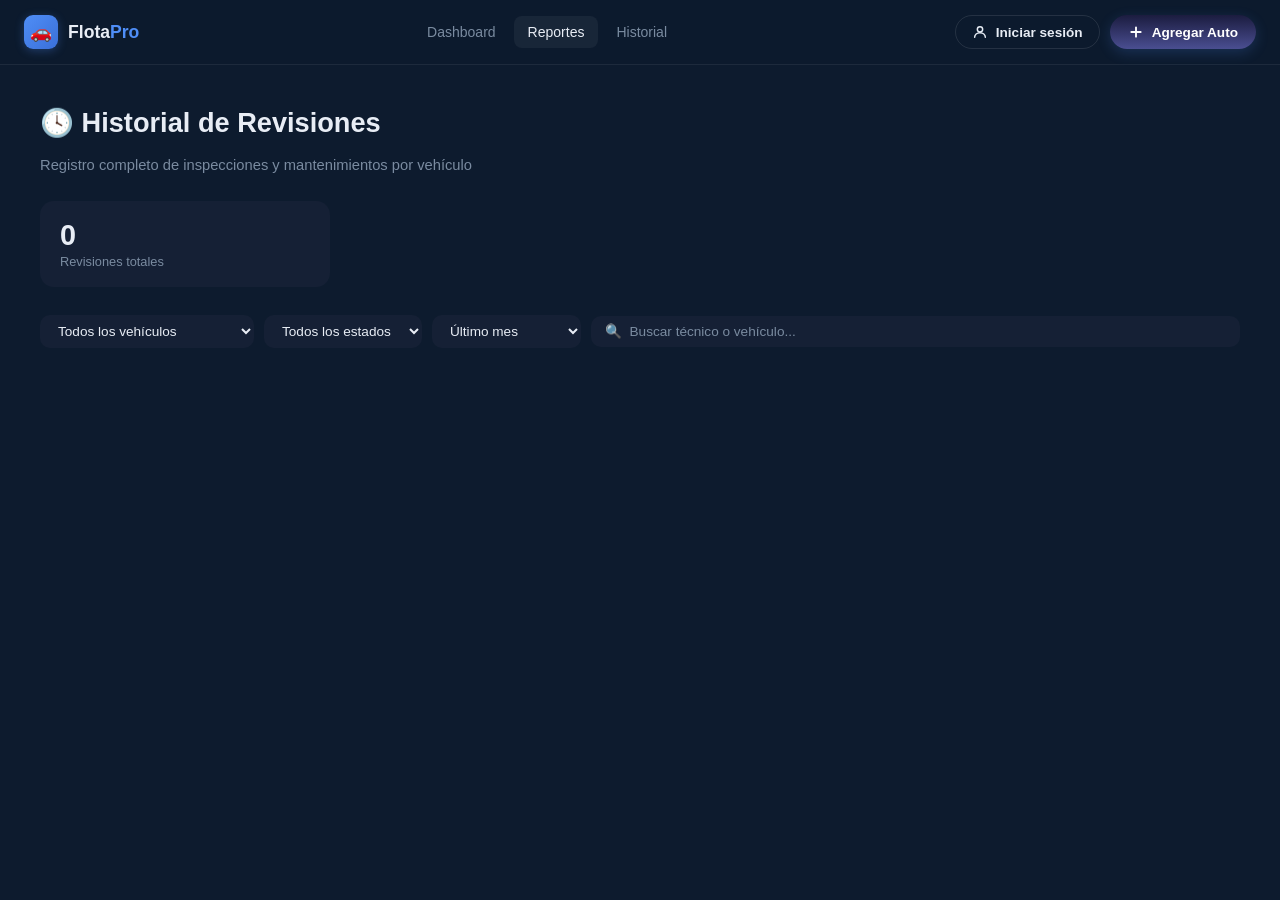
<file: Public/html/historial.html>
<!DOCTYPE html>
<html lang="es">

<head>
    <meta charset="UTF-8">
    <meta name="viewport" content="width=device-width, initial-scale=1.0">
    <title>Historial — FlotaPro</title>
    <link rel="stylesheet" href="../Css/Historial.css">
    <link rel="stylesheet" href="../Css/header.css">
</head>

<body>

    <!-- HEADER -->
    <header class="main-header">
        <a href="../../index.html" class="header-brand">
            <div class="brand-logo">🚗</div>
            <span class="brand-name">Flota<span>Pro</span></span>
        </a>
        <nav class="header-nav">
            <a href="../../index.html" class="nav-link">Dashboard</a>
            <a href="reportes.html" class="nav-link active">Reportes</a>
            <a href="historial.html" class="nav-link">Historial</a>
        </nav>
        <div class="header-actions">
            <button class="btn-login" onclick="window.location.href='../html/Login.html'">
                <svg width="16" height="16" viewBox="0 0 24 24" fill="none" stroke="currentColor" stroke-width="2.2"
                    stroke-linecap="round">
                    <circle cx="12" cy="8" r="4" />
                    <path d="M4 20c0-4 3.6-7 8-7s8 3 8 7" />
                </svg>
                Iniciar sesión
            </button>
            <a href="agregar-auto.html" class="btn-add-header">
                <svg width="16" height="16" viewBox="0 0 24 24" fill="none" stroke="currentColor" stroke-width="2.8"
                    stroke-linecap="round">
                    <line x1="12" y1="5" x2="12" y2="19" />
                    <line x1="5" y1="12" x2="19" y2="12" />
                </svg>
                Agregar Auto
            </a>
        </div>
        <button class="btn-hamburger" id="hamburgerBtn" onclick="toggleMenu()">
            <span class="bar"></span><span class="bar"></span><span class="bar"></span>
        </button>
    </header>

    <!-- MOBILE DRAWER -->
    <nav class="mobile-menu" id="mobileMenu">
        <a href="../../index.html" class="nav-link-mobile">🏠 Dashboard</a>
        <a href="reportes.html" class="nav-link-mobile active">📊 Reportes</a>
        <a href="historial.html" class="nav-link-mobile">🕓 Historial</a>
        <div class="menu-divider"></div>
        <button class="btn-login-mobile" onclick="window.location.href='../html/Login.html'">
            <svg width="17" height="17" viewBox="0 0 24 24" fill="none" stroke="currentColor" stroke-width="2.2"
                stroke-linecap="round">
                <circle cx="12" cy="8" r="4" />
                <path d="M4 20c0-4 3.6-7 8-7s8 3 8 7" />
            </svg>
            Iniciar sesión
        </button>
        <a href="agregar-auto.html" class="btn-add-mobile" onclick="closeMobileMenu()">
            <svg width="17" height="17" viewBox="0 0 24 24" fill="none" stroke="currentColor" stroke-width="2.8"
                stroke-linecap="round">
                <line x1="12" y1="5" x2="12" y2="19" />
                <line x1="5" y1="12" x2="19" y2="12" />
            </svg>
            Agregar Auto
        </a>
    </nav>

    <div class="shell">
        <div class="page-title-block">
            <h1>🕓 Historial de Revisiones</h1>
            <p>Registro completo de inspecciones y mantenimientos por vehículo</p>
        </div>

        <!-- RESUMEN -->
        <div class="summary-row">
            <div class="summary-card">
                <div class="s-value" id="count-total">0</div>
                <div class="s-label">Revisiones totales</div>
            </div>
            <div class="timeline" id="timeline-container">
            </div>
        </div>

        <!-- FILTROS -->
        <div class="filters-bar">
            <select class="filter-select">
                <option value="">Todos los vehículos</option>
                <option>Auto 01 — Toyota Corolla</option>
                <option>Auto 02 — Chevrolet Spark</option>
                <option>Auto 03 — Honda Civic</option>
                <option>Auto 04 — Ford Ranger</option>
            </select>
            <select class="filter-select">
                <option value="">Todos los estados</option>
                <option>Operativo</option>
                <option>En mantenimiento</option>
                <option>Fuera de servicio</option>
            </select>
            <select class="filter-select">
                <option value="">Último mes</option>
                <option>Últimos 3 meses</option>
                <option>Últimos 6 meses</option>
                <option>Este año</option>
            </select>
            <input type="text" class="filter-search" placeholder="🔍  Buscar técnico o vehículo...">
        </div>

        <!-- TIMELINE -->
        <div class="timeline">
        </div>
        <script type="module" src="../js/main.js"></script>
</body>

</html>
</file>
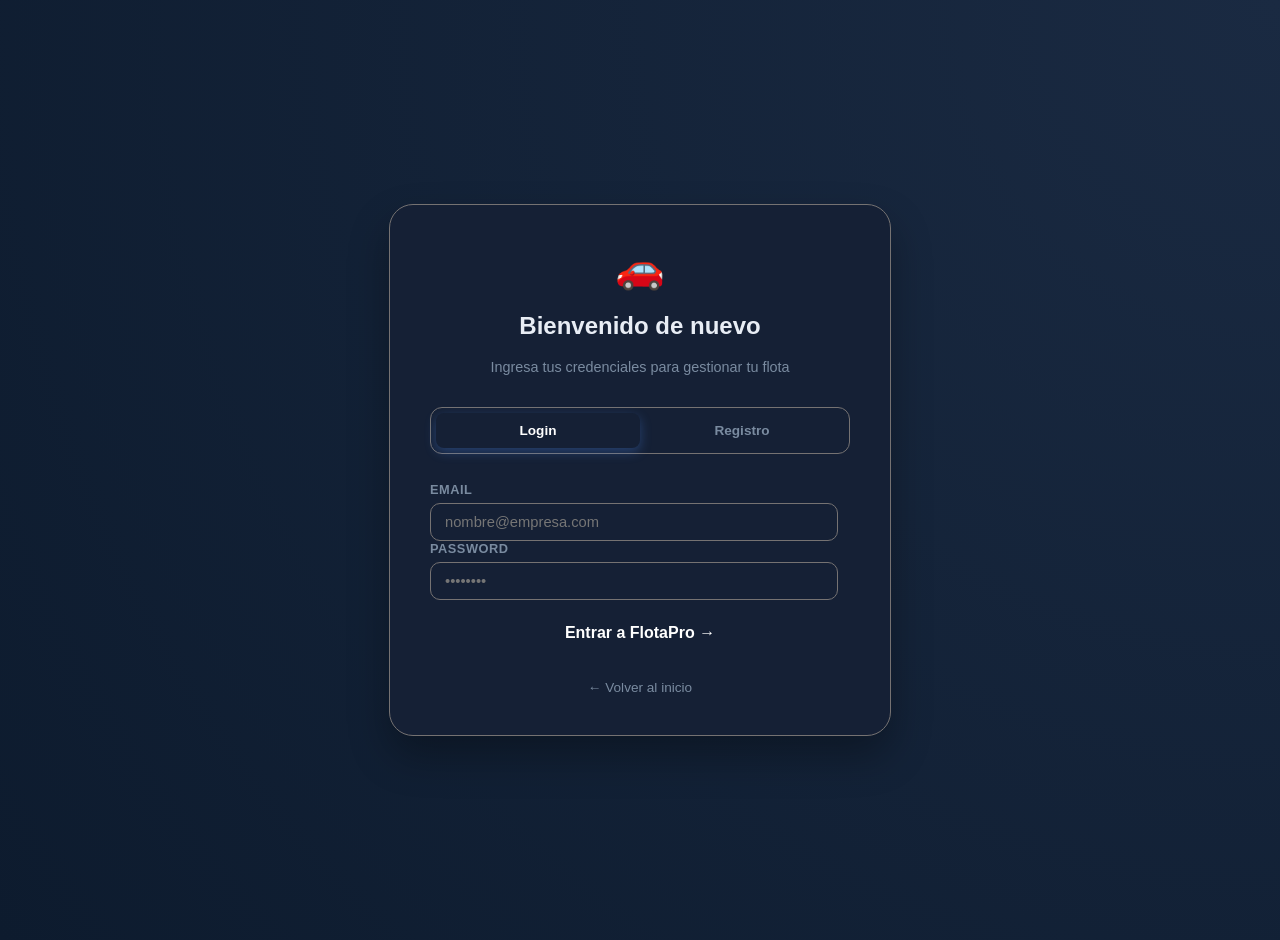
<file: Public/html/Login.html>
<!DOCTYPE html>
<html lang="es">

<head>
    <meta charset="UTF-8">
    <meta name="viewport" content="width=device-width, initial-scale=1.0">
    <title>Acceso — FlotaPro</title>
    <link rel="stylesheet" href="../Css/forms.css">
    <link rel="stylesheet" href="../Css/header.css">

</head>

<body>

    <div class="auth-page">
        <div class="auth-card">
            <div class="auth-header">
                <div class="logo">🚗</div>
                <h2 id="auth-title">Bienvenido de nuevo</h2>
                <p id="auth-subtitle">Ingresa tus credenciales para gestionar tu flota</p>
            </div>

            <div class="auth-tabs">
                <div id="tab-login" class="auth-tab active" onclick="switchAuth('login')">Login</div>
                <div id="tab-register" class="auth-tab" onclick="switchAuth('register')">Registro</div>
            </div>

            <form id="form-login" onsubmit="handleAuth(event, 'login')">
                <div class="field">
                    <label>Email</label>
                    <input type="email" id="login-email" placeholder="nombre@empresa.com" required>
                </div>
                <div class="field">
                    <label>Password</label>
                    <input type="password" id="login-pass" placeholder="••••••••" required>
                </div>
                <button type="submit" class="btn-auth-submit">Entrar a FlotaPro →</button>
            </form>

            <form id="form-register" class="hidden" onsubmit="handleAuth(event, 'register')">
                <div class="field">
                    <label>Nombre Completo</label>
                    <input type="text" id="reg-name" placeholder="Tu nombre" required>
                </div>
                <div class="field">
                    <label>Email</label>
                    <input type="email" id="reg-email" placeholder="nombre@empresa.com" required>
                </div>
                <div class="field">
                    <label>Password</label>
                    <input type="password" id="reg-pass" placeholder="Mínimo 6 caracteres" required minlength="6">
                </div>
                <button type="submit" class="btn-auth-submit">Crear cuenta ahora</button>
            </form>

            <div class="auth-footer">
                <a href="../../index.html" style="color: var(--purple); text-decoration: none;">← Volver al inicio</a>
            </div>
        </div>
    </div>




</body>

</html>
</file>
<file: style.css>
* {
  box-sizing: border-box;
  margin: 0;
  padding: 0;
}

:root {
  --bg: #0d1b2e;
  --bg-card: #152035;
  --bg-card2: #1a2a42;
  --border: rgba(255, 255, 255, 0.07);
  --text: #e8edf5;
  --text-muted: #7a8ba0;
  --purple: #4f8ef7;
  --purple-dark: #3a6fd8;
}

body {
  font-family: 'Segoe UI', Arial, sans-serif;
  background: var(--bg);
  color: var(--text);
  padding: 0;
  margin: 0;
  min-height: 100vh;
  overflow-x: hidden;
}

/* HEADER */
.main-header {
  display: flex;
  align-items: center;
  justify-content: space-between;
  padding: 0 24px;
  height: 60px;
  min-height: 60px;
  gap: 8px;
  background: rgba(13, 27, 46, 0.97);
  border-bottom: 1px solid var(--border);
  position: sticky;
  top: 0;
  z-index: 200;
  backdrop-filter: blur(14px);
  -webkit-backdrop-filter: blur(14px);
}

.header-brand {
  display: flex;
  align-items: center;
  gap: 9px;
  text-decoration: none;
  flex-shrink: 0;
}

.brand-logo {
  width: 34px;
  height: 34px;
  background: linear-gradient(135deg, #4f8ef7, #3a6fd8);
  border-radius: 9px;
  display: flex;
  align-items: center;
  justify-content: center;
  font-size: 1rem;
  box-shadow: 0 2px 10px rgba(79, 142, 247, 0.35);
  flex-shrink: 0;
}

.brand-name {
  font-size: 1.1rem;
  font-weight: 800;
  color: var(--text);
  white-space: nowrap;
}

.brand-name span {
  color: #4f8ef7;
}

.header-nav {
  display: flex;
  align-items: center;
  gap: 2px;
}

.nav-link {
  color: var(--text-muted);
  text-decoration: none;
  font-size: 0.875rem;
  font-weight: 500;
  padding: 6px 12px;
  border-radius: 8px;
  white-space: nowrap;
  transition: color 0.2s, background 0.2s;
}

.nav-link:hover,
.nav-link.active {
  color: var(--text);
  background: var(--bg-card2);
}

.header-actions {
  display: flex;
  align-items: center;
  gap: 8px;
  flex-shrink: 0;
}

.btn-login {
  background: transparent;
  border: 1.5px solid var(--border);
  color: var(--text);
  font-family: 'Segoe UI', Arial, sans-serif;
  font-size: 0.82rem;
  font-weight: 600;
  padding: 7px 14px;
  border-radius: 50px;
  cursor: pointer;
  display: flex;
  align-items: center;
  gap: 6px;
  white-space: nowrap;
  transition: border-color 0.2s, color 0.2s, background 0.2s;
}

.btn-login:hover {
  border-color: #4f8ef7;
  color: #4f8ef7;
  background: rgba(79, 142, 247, 0.08);
}

.btn-login svg {
  width: 16px;
  height: 16px;
  display: block;
  flex-shrink: 0;
  stroke: currentColor;
}

.btn-add-header {
  background: linear-gradient(to bottom, #1b1c3f, #4a4e91);
  color: white;
  font-family: 'Segoe UI', Arial, sans-serif;
  font-weight: 700;
  font-size: 0.82rem;
  border: none;
  border-radius: 50px;
  padding: 8px 16px;
  cursor: pointer;
  text-decoration: none;
  display: inline-flex;
  align-items: center;
  gap: 6px;
  white-space: nowrap;
  box-shadow: 0 4px 14px rgba(79, 142, 247, 0.25);
  transition: all 0.25s;
}

.btn-add-header:hover {
  background: linear-gradient(to bottom, #2c2f63, #5b67b7);
  transform: translateY(-1px);
}

.btn-add-header svg {
  width: 16px;
  height: 16px;
  display: block;
  flex-shrink: 0;
  stroke: white;
}

/* HAMBURGER BUTTON */
.btn-hamburger {
  display: none;
  flex-direction: column;
  justify-content: center;
  align-items: center;
  gap: 5px;
  width: 38px;
  height: 38px;
  background: transparent;
  border: 1.5px solid var(--border);
  border-radius: 9px;
  cursor: pointer;
  flex-shrink: 0;
  padding: 0;
  transition: border-color 0.2s, background 0.2s;
}

.btn-hamburger:hover {
  border-color: #4f8ef7;
  background: rgba(79, 142, 247, 0.08);
}

.btn-hamburger .bar {
  width: 18px;
  height: 2px;
  background: var(--text);
  border-radius: 2px;
  transition: transform 0.28s ease, opacity 0.2s ease, width 0.2s ease;
  transform-origin: center;
}

.btn-hamburger.open .bar:nth-child(1) {
  transform: translateY(7px) rotate(45deg);
}

.btn-hamburger.open .bar:nth-child(2) {
  opacity: 0;
  width: 0;
}

.btn-hamburger.open .bar:nth-child(3) {
  transform: translateY(-7px) rotate(-45deg);
}

/* MOBILE MENU DRAWER */
.mobile-menu {
  display: none;
  position: fixed;
  top: 56px;
  left: 0;
  right: 0;
  background: rgba(13, 27, 46, 0.98);
  backdrop-filter: blur(16px);
  -webkit-backdrop-filter: blur(16px);
  border-bottom: 1px solid var(--border);
  z-index: 190;
  padding: 12px 16px 20px;
  flex-direction: column;
  gap: 6px;
  animation: slideDown 0.22s ease;
}

.mobile-menu.open {
  display: flex;
}

@keyframes slideDown {
  from {
    opacity: 0;
    transform: translateY(-8px);
  }

  to {
    opacity: 1;
    transform: translateY(0);
  }
}

.mobile-menu .nav-link-mobile {
  color: var(--text-muted);
  text-decoration: none;
  font-size: 0.95rem;
  font-weight: 500;
  padding: 12px 14px;
  border-radius: 10px;
  display: flex;
  align-items: center;
  gap: 10px;
  min-height: 48px;
  transition: color 0.2s, background 0.2s;
}

.mobile-menu .nav-link-mobile:hover,
.mobile-menu .nav-link-mobile.active {
  color: var(--text);
  background: var(--bg-card2);
}

.mobile-menu .menu-divider {
  height: 1px;
  background: var(--border);
  margin: 4px 0;
}

.mobile-menu .btn-login-mobile {
  background: transparent;
  border: 1.5px solid var(--border);
  color: var(--text);
  font-family: 'Segoe UI', Arial, sans-serif;
  font-size: 0.92rem;
  font-weight: 600;
  padding: 12px 16px;
  border-radius: 12px;
  cursor: pointer;
  display: flex;
  align-items: center;
  gap: 10px;
  width: 100%;
  min-height: 48px;
  transition: border-color 0.2s, color 0.2s;
}

.mobile-menu .btn-login-mobile:hover {
  border-color: #4f8ef7;
  color: #4f8ef7;
}

.mobile-menu .btn-add-mobile {
  background: linear-gradient(to bottom, #1b1c3f, #4a4e91);
  color: white;
  font-family: 'Segoe UI', Arial, sans-serif;
  font-weight: 700;
  font-size: 0.92rem;
  border: none;
  border-radius: 12px;
  padding: 12px 16px;
  cursor: pointer;
  text-decoration: none;
  display: flex;
  align-items: center;
  gap: 10px;
  width: 100%;
  min-height: 48px;
  box-shadow: 0 4px 14px rgba(79, 142, 247, 0.25);
  transition: background 0.25s;
}

.mobile-menu .btn-add-mobile:hover {
  background: linear-gradient(to bottom, #2c2f63, #5b67b7);
}

/* MODAL LOGIN */
.modal-overlay {
  display: none;
  position: fixed;
  inset: 0;
  background: rgba(0, 0, 0, 0.65);
  backdrop-filter: blur(5px);
  z-index: 300;
  align-items: center;
  justify-content: center;
  padding: 20px;
}

.modal-overlay.open {
  display: flex;
}

.modal {
  background: var(--bg-card);
  border: 1px solid var(--border);
  border-radius: 20px;
  padding: 32px 28px;
  width: 100%;
  max-width: 400px;
  animation: modalIn 0.22s ease;
}

@keyframes modalIn {
  from {
    transform: translateY(14px);
    opacity: 0;
  }

  to {
    transform: translateY(0);
    opacity: 1;
  }
}

.modal h2 {
  font-size: 1.3rem;
  font-weight: 800;
  margin-bottom: 5px;
}

.modal>p {
  color: var(--text-muted);
  font-size: 0.88rem;
  margin-bottom: 22px;
}

.modal-field {
  margin-bottom: 14px;
}

.modal-field label {
  display: block;
  font-size: 0.78rem;
  font-weight: 600;
  color: var(--text-muted);
  text-transform: uppercase;
  letter-spacing: 0.5px;
  margin-bottom: 6px;
}

.modal-field input {
  width: 100%;
  background: var(--bg-card2);
  border: 1.5px solid var(--border);
  border-radius: 10px;
  color: var(--text);
  font-family: 'Segoe UI', Arial, sans-serif;
  font-size: 16px;
  padding: 11px 14px;
  outline: none;
  transition: border-color 0.2s;
}

.modal-field input:focus {
  border-color: #4f8ef7;
}

.modal-actions {
  display: flex;
  gap: 10px;
  margin-top: 22px;
}

.btn-modal-cancel {
  flex: 1;
  background: var(--bg-card2);
  border: 1.5px solid var(--border);
  color: var(--text-muted);
  font-family: 'Segoe UI', Arial, sans-serif;
  font-size: 0.9rem;
  font-weight: 600;
  padding: 11px;
  border-radius: 10px;
  cursor: pointer;
  min-height: 44px;
  transition: background 0.2s;
}

.btn-modal-cancel:hover {
  background: var(--bg);
}

.btn-modal-submit {
  flex: 2;
  background: linear-gradient(to bottom, #1b1c3f, #4a4e91);
  color: white;
  font-family: 'Segoe UI', Arial, sans-serif;
  font-size: 0.9rem;
  font-weight: 700;
  padding: 11px;
  border-radius: 10px;
  border: none;
  cursor: pointer;
  min-height: 44px;
  transition: background 0.2s;
}

.btn-modal-submit:hover {
  background: linear-gradient(to bottom, #2c2f63, #5b67b7);
}

/* SHELL */
.shell {
  padding: 24px;
}

/* BTN PRIMARY (legacy) */
.btn-primary {
  position: relative;
  display: inline-flex;
  align-items: center;
  justify-content: center;
  background: linear-gradient(to bottom, #1b1c3f, #4a4e91);
  color: white;
  font-family: 'Segoe UI', sans-serif;
  font-weight: bold;
  font-size: 18px;
  border: none;
  border-radius: 30px;
  padding: 14px 28px;
  cursor: pointer;
  box-shadow: 0 5px 15px rgba(0, 0, 0, 0.2);
  transition: all 0.3s ease-in-out;
}

.btn-primary:hover {
  background: linear-gradient(to bottom, #2c2f63, #5b67b7);
  transform: translateY(-2px);
}

/* STATS */
.stats-grid {
  display: grid;
  grid-template-columns: repeat(3, 1fr);
  gap: 16px;
  margin-bottom: 28px;
}

.stat-card {
  background: var(--bg-card);
  border: 1px solid var(--border);
  border-radius: 16px;
  padding: 24px 28px;
  display: flex;
  align-items: center;
  gap: 18px;
}

.stat-icon {
  font-size: 1.8rem;
}

.stat-value {
  font-size: 2rem;
  font-weight: 800;
  color: var(--text);
}

.stat-label {
  color: var(--text-muted);
  font-size: 0.9rem;
}

/* TABS */
.tabs {
  display: flex;
  gap: 0;
  margin-bottom: 24px;
}

.tab {
  padding: 10px 26px;
  border-radius: 50px;
  border: 1.5px solid var(--border);
  background: var(--bg-card);
  font-size: 0.95rem;
  cursor: pointer;
  font-weight: 500;
  color: var(--text-muted);
  transition: all 0.2s;
}

.tab.active {
  background: var(--purple);
  color: #fff;
  border-color: var(--purple);
}

.tab:first-child {
  margin-right: 8px;
}

/* CARDS & CHARTS */
.charts-row {
  display: grid;
  grid-template-columns: 1fr 1fr;
  gap: 20px;
  margin-bottom: 20px;
}

.card {
  background: var(--bg-card);
  border: 1px solid var(--border);
  border-radius: 18px;
  padding: 28px;
}

.card h3 {
  font-size: 1rem;
  font-weight: 600;
  margin-bottom: 20px;
  color: var(--text);
}

.fuel-card {
  margin-bottom: 20px;
}

/* INDIVIDUAL AUTOS */
.individual-title {
  font-size: 1.1rem;
  font-weight: 700;
  margin-bottom: 20px;
  color: var(--text);
}

.autos-grid {
  display: grid;
  grid-template-columns: repeat(3, 1fr);
  gap: 16px;
}

.auto-card {
  background: var(--bg-card);
  border: 1px solid var(--border);
  border-radius: 18px;
  padding: 22px;
}

.auto-card h4 {
  font-size: 1rem;
  font-weight: 700;
  margin-bottom: 2px;
  color: var(--text);
}

.auto-card p {
  font-size: 0.82rem;
  color: var(--text-muted);
  margin-bottom: 12px;
}

/* DONUT LEGEND */
.donut-legend {
  display: flex;
  gap: 20px;
  margin-top: 12px;
  justify-content: center;
  flex-wrap: wrap;
}

.legend-item {
  display: flex;
  align-items: center;
  gap: 6px;
  font-size: 0.85rem;
  color: var(--text-muted);
}

.legend-dot {
  width: 12px;
  height: 12px;
  border-radius: 50%;
  flex-shrink: 0;
}

/* LIST VIEW */
#list-view {
  display: none;
}

.autos-list {
  display: flex;
  flex-direction: column;
  gap: 12px;
}

.auto-row {
  background: var(--bg-card);
  border: 1px solid var(--border);
  border-radius: 14px;
  padding: 18px 24px;
  display: flex;
  align-items: center;
  justify-content: space-between;
}

.auto-row-info h4 {
  font-weight: 700;
  color: var(--text);
}

.auto-row-info p {
  color: var(--text-muted);
  font-size: 0.85rem;
}

.status-badge {
  padding: 5px 14px;
  border-radius: 50px;
  font-size: 0.8rem;
  font-weight: 600;
}

.badge-operativo {
  background: rgba(34, 197, 94, 0.15);
  color: #4ade80;
  border: 1px solid rgba(34, 197, 94, 0.3);
}

.badge-mantenimiento {
  background: rgba(245, 158, 11, 0.15);
  color: #fbbf24;
  border: 1px solid rgba(245, 158, 11, 0.3);
}

.badge-fuera {
  background: rgba(239, 68, 68, 0.15);
  color: #f87171;
  border: 1px solid rgba(239, 68, 68, 0.3);
}

.fuel-bar-wrap {
  display: flex;
  align-items: center;
  gap: 10px;
  width: 140px;
}

.fuel-bar-bg {
  background: var(--bg-card2);
  border-radius: 50px;
  height: 8px;
  flex: 1;
  overflow: hidden;
}

.fuel-bar-fill {
  height: 8px;
  border-radius: 50px;
}

.fuel-text {
  font-size: 0.85rem;
  font-weight: 600;
  width: 36px;
  text-align: right;
  color: var(--text);
}

/* TABLET: 641px-1024px */
/* TABLET: 641px-1024px */
@media (min-width: 641px) and (max-width: 1024px) {
  .shell {
    padding: 20px;
  }

  .header-nav {
    display: none !important;
  }

  .header-actions {
    display: none !important;
  }

  /* ← oculta botones desktop */
  .btn-hamburger {
    display: flex !important;
  }

  /* ← muestra hamburguesa */
  .stats-grid {
    grid-template-columns: repeat(3, 1fr);
  }

  .charts-row {
    grid-template-columns: 1fr 1fr;
  }

  .autos-grid {
    grid-template-columns: repeat(2, 1fr);
  }
}

/* MOVIL: hasta 640px */
@media (max-width: 640px) {
  .main-header {
    padding: 0 14px;
    height: 56px;
    min-height: 56px;
  }

  .header-nav {
    display: none !important;
  }

  .header-actions {
    display: none !important;
  }

  .btn-hamburger {
    display: flex !important;
  }

  .shell {
    padding: 14px 14px 60px;
  }

  .stats-grid {
    grid-template-columns: 1fr;
    gap: 10px;
    margin-bottom: 20px;
  }

  .stat-card {
    padding: 14px 16px;
  }

  .stat-value {
    font-size: 1.7rem;
  }

  .tabs {
    width: 100%;
    gap: 6px;
  }

  .tab {
    flex: 1;
    text-align: center;
    padding: 10px 6px;
    font-size: 0.88rem;
  }

  .tab:first-child {
    margin-right: 0;
  }

  .charts-row {
    grid-template-columns: 1fr;
    gap: 14px;
  }

  .card {
    padding: 16px 14px;
  }

  .card h3 {
    font-size: 0.9rem;
  }

  #donutChart {
    max-height: 200px;
  }

  #barChart {
    max-height: 200px;
  }

  #fuelChart {
    max-height: 150px;
  }

  .autos-grid {
    grid-template-columns: 1fr;
    gap: 12px;
  }

  .auto-card {
    padding: 14px;
    grid-column: auto !important;
  }

  .auto-row {
    flex-direction: column;
    align-items: flex-start;
    gap: 10px;
    padding: 14px;
  }

  .fuel-bar-wrap {
    width: 100%;
  }

  .individual-title {
    font-size: 0.95rem;
  }

  .donut-legend {
    gap: 10px;
  }

  .legend-item {
    font-size: 0.78rem;
  }
}

/* MOVIL PEQUEÑO: hasta 380px */
@media (max-width: 380px) {
  .brand-logo {
    width: 28px;
    height: 28px;
    font-size: 0.82rem;
  }

  .brand-name {
    font-size: 0.9rem;
  }

  .stat-value {
    font-size: 1.5rem;
  }
}

/* ── HEADER PROFESIONAL ── */
.main-header {
  display: flex;
  align-items: center;
  justify-content: space-between;
  padding: 0 32px;
  height: 64px;
  background: rgba(13, 27, 46, 0.95);
  border-bottom: 1px solid var(--border);
  position: sticky;
  top: 0;
  z-index: 100;
  backdrop-filter: blur(12px);
  -webkit-backdrop-filter: blur(12px);
}

.header-brand {
  display: flex;
  align-items: center;
  gap: 10px;
  text-decoration: none;
}

.brand-logo {
  width: 36px;
  height: 36px;
  background: linear-gradient(135deg, #4f8ef7, #3a6fd8);
  border-radius: 9px;
  display: flex;
  align-items: center;
  justify-content: center;
  font-size: 1.1rem;
  flex-shrink: 0;
  box-shadow: 0 2px 10px rgba(79, 142, 247, 0.35);
}

.brand-name {
  font-size: 1.15rem;
  font-weight: 800;
  color: var(--text);
  letter-spacing: -0.3px;
}

.brand-name span {
  color: #4f8ef7;
}

.header-nav {
  display: flex;
  align-items: center;
  gap: 4px;
}

.nav-link {
  color: var(--text-muted);
  text-decoration: none;
  font-size: 0.875rem;
  font-weight: 500;
  padding: 6px 14px;
  border-radius: 8px;
  transition: color 0.2s, background 0.2s;
}

.nav-link:hover,
.nav-link.active {
  color: var(--text);
  background: var(--bg-card2);
}

.header-actions {
  display: flex;
  align-items: center;
  gap: 10px;
}

.btn-login {
  background: transparent;
  border: 1.5px solid var(--border);
  color: var(--text);
  font-family: 'Segoe UI', Arial, sans-serif;
  font-size: 0.875rem;
  font-weight: 600;
  padding: 8px 18px;
  border-radius: 50px;
  cursor: pointer;
  transition: border-color 0.2s, background 0.2s;
  display: flex;
  align-items: center;
  gap: 7px;
}

.btn-login:hover {
  border-color: #4f8ef7;
  background: rgba(79, 142, 247, 0.08);
  color: #4f8ef7;
}

.btn-add-header {
  background: linear-gradient(to bottom, #1b1c3f, #4a4e91);
  color: white;
  font-family: 'Segoe UI', Arial, sans-serif;
  font-weight: 700;
  font-size: 0.875rem;
  border: none;
  border-radius: 50px;
  padding: 9px 20px;
  cursor: pointer;
  box-shadow: 0 4px 14px rgba(79, 142, 247, 0.25);
  transition: all 0.25s ease;
  text-decoration: none;
  display: inline-flex;
  align-items: center;
  gap: 7px;
}

.btn-add-header:hover {
  background: linear-gradient(to bottom, #2c2f63, #5b67b7);
  transform: translateY(-1px);
  box-shadow: 0 6px 20px rgba(79, 142, 247, 0.35);
}

/* ── LOGIN MODAL ── */
.modal-overlay {
  display: none;
  position: fixed;
  inset: 0;
  background: rgba(0, 0, 0, 0.6);
  backdrop-filter: blur(4px);
  z-index: 200;
  align-items: center;
  justify-content: center;
}

.modal-overlay.open {
  display: flex;
}

.modal {
  background: var(--bg-card);
  border: 1px solid var(--border);
  border-radius: 20px;
  padding: 36px;
  width: 100%;
  max-width: 400px;
  animation: modalIn 0.2s ease;
}

@keyframes modalIn {
  from {
    transform: translateY(12px);
    opacity: 0;
  }

  to {
    transform: translateY(0);
    opacity: 1;
  }
}

.modal h2 {
  font-size: 1.35rem;
  font-weight: 800;
  margin-bottom: 6px;
}

.modal p {
  color: var(--text-muted);
  font-size: 0.9rem;
  margin-bottom: 24px;
}

.modal-field {
  margin-bottom: 16px;
}

.modal-field label {
  display: block;
  font-size: 0.82rem;
  font-weight: 600;
  color: var(--text-muted);
  text-transform: uppercase;
  letter-spacing: 0.5px;
  margin-bottom: 6px;
}

.modal-field input {
  width: 100%;
  background: var(--bg-card2);
  border: 1.5px solid var(--border);
  border-radius: 10px;
  color: var(--text);
  font-family: 'Segoe UI', Arial, sans-serif;
  font-size: 0.95rem;
  padding: 10px 14px;
  outline: none;
  transition: border-color 0.2s;
}

.modal-field input:focus {
  border-color: #4f8ef7;
}

.modal-actions {
  display: flex;
  gap: 10px;
  margin-top: 24px;
}

.btn-modal-cancel {
  flex: 1;
  background: var(--bg-card2);
  border: 1.5px solid var(--border);
  color: var(--text-muted);
  font-family: 'Segoe UI', Arial, sans-serif;
  font-size: 0.9rem;
  font-weight: 600;
  padding: 10px;
  border-radius: 10px;
  cursor: pointer;
  transition: background 0.2s;
}

.btn-modal-cancel:hover {
  background: var(--bg);
}

.btn-modal-submit {
  flex: 2;
  background: linear-gradient(to bottom, #1b1c3f, #4a4e91);
  color: white;
  font-family: 'Segoe UI', Arial, sans-serif;
  font-size: 0.9rem;
  font-weight: 700;
  padding: 10px;
  border-radius: 10px;
  border: none;
  cursor: pointer;
  transition: all 0.2s;
}

.btn-modal-submit:hover {
  background: linear-gradient(to bottom, #2c2f63, #5b67b7);
}

/* ── BODY ADJUST ── */
body {
  padding: 0;
}

.shell {
  padding: 32px;
}

@media (max-width: 640px) {
  .main-header {
    padding: 0 16px;
  }

  .header-nav {
    display: none;
  }

  .brand-name {
    font-size: 1rem;
  }

  .shell {
    padding: 16px;
  }
}
</file>
<file: agregar-auto.css>
/* PAGE HEADER */
.page-header {
  margin-bottom: 28px;
  max-width: 760px;
  width: 100%;
  margin-left: auto;
  margin-right: auto;
}

.page-header h1 {
  font-size: 1.8rem;
  font-weight: 800;
  display: flex;
  align-items: center;
  gap: 10px;
  margin: 10px 0 4px;
  color: var(--text);
}

.page-header p {
  color: var(--text-muted);
  font-size: 0.95rem;
}

.btn-back {
  display: inline-flex;
  align-items: center;
  gap: 6px;
  color: var(--purple);
  font-weight: 600;
  text-decoration: none;
  font-size: 0.95rem;
  margin-bottom: 4px;
  transition: opacity 0.2s;
}

.btn-back:hover {
  opacity: 0.7;
}

/* FORM CONTAINER */
.form-container {
  max-width: 760px;
  width: 100%;
  margin: 0 auto;
  display: flex;
  flex-direction: column;
  gap: 20px;
}

/* SECTIONS */
.form-section {
  background: var(--bg-card);
  border: 1px solid var(--border);
  border-radius: 18px;
  padding: 28px;
}

.form-section h2 {
  font-size: 1rem;
  font-weight: 700;
  margin-bottom: 20px;
  color: var(--text);
}

.section-hint {
  font-size: 0.85rem;
  color: var(--text-muted);
  margin-bottom: 20px;
  margin-top: -14px;
}

/* FORM GRID */
.form-grid {
  display: grid;
  grid-template-columns: 1fr 1fr;
  gap: 16px;
}

.field {
  display: flex;
  flex-direction: column;
  gap: 6px;
}

.field label {
  font-size: 0.85rem;
  font-weight: 600;
  color: var(--text-muted);
}

.field input {
  padding: 10px 14px;
  border: 1.5px solid var(--border);
  border-radius: 10px;
  font-size: 0.95rem;
  color: var(--text);
  outline: none;
  transition: border-color 0.2s, background 0.2s;
  background: var(--bg-card2);
}

.field input::placeholder {
  color: #4a5a70;
}

.field input:focus {
  border-color: var(--purple);
  background: var(--bg-card2);
}

.field input.error {
  border-color: #ef4444;
}

/* DOCUMENTACIÓN BLOCK */
.docs-block {
  margin-top: 22px;
  border-radius: 14px;
  overflow: hidden;
  border: 1px solid var(--border);
}

.docs-header-row,
.docs-input-row {
  display: grid;
  grid-template-columns: repeat(4, 1fr);
}

.docs-header-row span {
  padding: 10px 14px;
  font-size: 0.78rem;
  font-weight: 700;
  color: var(--text-muted);
  background: var(--bg-card2);
  border-bottom: 1px solid var(--border);
  text-align: center;
}

.docs-header-row span:not(:last-child),
.doc-cell:not(:last-child) {
  border-right: 1px solid var(--border);
}

.docs-input-row {
  background: var(--bg-card);
}

.doc-cell {
  padding: 10px 12px;
  display: flex;
  align-items: center;
  justify-content: center;
}

.doc-select {
  appearance: none;
  -webkit-appearance: none;
  width: 100%;
  padding: 7px 28px 7px 12px;
  border: 1.5px solid var(--border);
  border-radius: 8px;
  font-size: 0.88rem;
  font-weight: 600;
  color: var(--text);
  background-color: var(--bg-card2);
  background-image: url("data:image/svg+xml,%3Csvg xmlns='http://www.w3.org/2000/svg' width='12' height='12' viewBox='0 0 24 24' fill='none' stroke='%237a8ba0' stroke-width='2.5' stroke-linecap='round' stroke-linejoin='round'%3E%3Cpolyline points='6 9 12 15 18 9'%3E%3C/polyline%3E%3C/svg%3E");
  background-repeat: no-repeat;
  background-position: right 8px center;
  cursor: pointer;
  outline: none;
  transition: border-color 0.2s, background-color 0.2s, color 0.2s;
  text-align: center;
}

.doc-select:focus {
  border-color: var(--purple);
  box-shadow: 0 0 0 3px rgba(79, 142, 247, 0.15);
}

.doc-select.val-si {
  border-color: #22c55e;
  background-color: rgba(34, 197, 94, 0.1);
  color: #4ade80;
}

.doc-select.val-no {
  border-color: #ef4444;
  background-color: rgba(239, 68, 68, 0.1);
  color: #f87171;
}

/* STATUS OPTIONS */
.status-options {
  display: flex;
  gap: 12px;
  flex-wrap: wrap;
}

.status-option {
  flex: 1;
  min-width: 140px;
  display: flex;
  align-items: center;
  gap: 10px;
  padding: 14px 18px;
  border-radius: 12px;
  border: 2px solid var(--border);
  cursor: pointer;
  transition: all 0.2s;
  background: var(--bg-card2);
}

.status-option input[type="radio"] {
  display: none;
}

.status-option:has(input:checked).operativo {
  border-color: #22c55e;
  background: rgba(34, 197, 94, 0.1);
}

.status-option:has(input:checked).mantenimiento {
  border-color: #f59e0b;
  background: rgba(245, 158, 11, 0.1);
}

.status-option:has(input:checked).fuera {
  border-color: #ef4444;
  background: rgba(239, 68, 68, 0.1);
}

.status-option:hover {
  border-color: var(--purple);
}

.status-icon {
  font-size: 1.3rem;
}

.status-label {
  font-weight: 600;
  font-size: 0.9rem;
  color: var(--text);
}

/* SLIDERS */
.sliders-grid {
  display: grid;
  grid-template-columns: 1fr 1fr;
  gap: 20px;
}

.slider-field {
  display: flex;
  flex-direction: column;
  gap: 8px;
  position: relative;
}

.slider-header {
  display: flex;
  justify-content: space-between;
  align-items: center;
}

.slider-header label {
  font-size: 0.85rem;
  font-weight: 600;
  color: var(--text-muted);
}

.slider-value {
  font-size: 0.9rem;
  font-weight: 700;
  color: var(--purple);
}

.slider-field input[type="range"] {
  opacity: 0;
  position: relative;
  width: 100%;
  height: 8px;
  margin: 0;
  pointer-events: all;
  cursor: pointer;
  z-index: 2;
}

.slider-bar-track {
  width: 100%;
  height: 8px;
  background: var(--bg-card2);
  border-radius: 50px;
  overflow: hidden;
  margin-top: -8px;
  z-index: 1;
}

.slider-bar-fill {
  height: 100%;
  background: var(--purple);
  border-radius: 50px;
  transition: width 0.15s;
}

/* ACTIONS */
.form-actions {
  display: flex;
  justify-content: flex-end;
  gap: 12px;
  padding-bottom: 40px;
}

.btn-cancel {
  padding: 12px 24px;
  border-radius: 12px;
  border: 1.5px solid var(--border);
  background: var(--bg-card);
  color: var(--text-muted);
  font-size: 1rem;
  font-weight: 600;
  text-decoration: none;
  display: inline-flex;
  align-items: center;
  cursor: pointer;
  transition: background 0.2s;
}

.btn-cancel:hover {
  background: var(--bg-card2);
}

/* TOAST */
.toast {
  position: fixed;
  bottom: 32px;
  left: 50%;
  transform: translateX(-50%) translateY(100px);
  background: #22c55e;
  color: #fff;
  padding: 14px 28px;
  border-radius: 50px;
  font-weight: 600;
  font-size: 0.95rem;
  box-shadow: 0 4px 20px rgba(0, 0, 0, 0.3);
  opacity: 0;
  transition: all 0.4s cubic-bezier(0.34, 1.56, 0.64, 1);
  white-space: nowrap;
  z-index: 999;
}

.toast.show {
  opacity: 1;
  transform: translateX(-50%) translateY(0);
}

/* RESPONSIVE */
@media (max-width: 640px) {
  .form-grid {
    grid-template-columns: 1fr;
  }

  .sliders-grid {
    grid-template-columns: 1fr;
  }

  .status-options {
    flex-direction: column;
  }

  .form-section {
    padding: 18px;
  }

  .form-actions {
    flex-direction: column;
  }

  .btn-cancel,
  .btn-primary {
    width: 100%;
    justify-content: center;
    text-align: center;
  }

  .page-header h1 {
    font-size: 1.4rem;
  }

  .docs-header-row {
    grid-template-columns: repeat(2, 1fr);
  }

  .docs-input-row {
    grid-template-columns: repeat(2, 1fr);
  }
}

/* ══════════════════════════════
   CHECKLIST RESPONSIVE
   ══════════════════════════════ */

/* Todos los inputs con font-size 16px para evitar zoom automático en iOS */
.field input,
.field select,
.field textarea,
.docs-table select {
  font-size: 16px !important;
}

/* ── FIX HEADER MÓVIL ── */
.main-header {
  display: flex;
  align-items: center;
  justify-content: space-between;
  padding: 0 14px;
  height: auto;
  /* ← ya no altura fija */
  min-height: 56px;
  flex-wrap: nowrap;
  gap: 8px;
  background: rgba(13, 27, 46, 0.97);
  border-bottom: 1px solid var(--border);
  position: sticky;
  top: 0;
  z-index: 200;
  backdrop-filter: blur(14px);
}

.header-brand {
  display: flex;
  align-items: center;
  gap: 8px;
  text-decoration: none;
  flex-shrink: 0;
  /* ← nunca se encoge */
  min-width: 0;
}

.brand-name {
  font-size: 1rem;
  font-weight: 800;
  color: var(--text);
  white-space: nowrap;
}

.brand-name span {
  color: #4f8ef7;
}

.header-actions {
  display: flex;
  align-items: center;
  gap: 8px;
  flex-shrink: 1;
  /* ← puede encogerse */
  min-width: 0;
}

.btn-back-header {
  background: transparent;
  border: 1.5px solid var(--border);
  color: var(--text-muted);
  font-family: 'Segoe UI', Arial, sans-serif;
  font-size: 0.82rem;
  font-weight: 600;
  padding: 7px 12px;
  border-radius: 50px;
  cursor: pointer;
  text-decoration: none;
  display: inline-flex;
  align-items: center;
  gap: 5px;
  white-space: nowrap;
  transition: border-color 0.2s, color 0.2s;
}

.btn-back-header:hover {
  border-color: #4f8ef7;
  color: #4f8ef7;
}

/* En móvil: ocultar texto, dejar solo la flecha */
@media (max-width: 480px) {
  .back-text {
    display: none;
  }

  .btn-back-header {
    padding: 8px 11px;
    border-radius: 50%;
    width: 36px;
    height: 36px;
    justify-content: center;
  }

  .brand-logo {
    width: 30px;
    height: 30px;
    font-size: 0.85rem;
  }

  .brand-name {
    font-size: 0.95rem;
  }
}
</file>
<file: forms.css>
body {
    padding: 0;
}

/* ── HEADER ── */
.main-header {
    display: flex;
    align-items: center;
    justify-content: space-between;
    padding: 0 32px;
    height: 64px;
    background: rgba(13, 27, 46, 0.95);
    border-bottom: 1px solid var(--border);
    position: sticky;
    top: 0;
    z-index: 100;
    backdrop-filter: blur(12px);
}

.header-brand {
    display: flex;
    align-items: center;
    gap: 10px;
    text-decoration: none;
}

.brand-logo {
    width: 36px;
    height: 36px;
    background: linear-gradient(135deg, #4f8ef7, #3a6fd8);
    border-radius: 9px;
    display: flex;
    align-items: center;
    justify-content: center;
    font-size: 1.1rem;
    box-shadow: 0 2px 10px rgba(79, 142, 247, 0.35);
}

.brand-name {
    font-size: 1.15rem;
    font-weight: 800;
    color: var(--text);
    letter-spacing: -0.3px;
}

.brand-name span {
    color: #4f8ef7;
}

.header-actions {
    display: flex;
    align-items: center;
    gap: 10px;
}

.btn-back-header {
    background: transparent;
    border: 1.5px solid white;
    color: var(--text-muted);
    font-family: 'Segoe UI', Arial, sans-serif;
    font-size: 0.875rem;
    font-weight: 600;
    padding: 8px 16px;
    border-radius: 50px;
    cursor: pointer;
    text-decoration: none;
    transition: border-color 0.2s, color 0.2s;
    display: inline-flex;
    align-items: center;
    gap: 6px;
}

.btn-back-header:hover {
    border-color: #4f8ef7;
    color: #4f8ef7;
}

/* ── PAGE ── */
.page-wrap {
    max-width: 860px;
    margin: 0 auto;
    padding: 36px 24px 60px;
}

.page-title-block {
    margin-bottom: 32px;
}

.page-title-block h1 {
    font-size: 1.8rem;
    font-weight: 800;
    display: flex;
    align-items: center;
    gap: 10px;
}

.page-title-block p {
    color: var(--text-muted);
    font-size: 0.92rem;
    margin-top: 6px;
}

/* ── FORM SECTIONS ── */
.form-section {
    background: var(--bg-card);
    border: 1px solid var(--border);
    border-radius: 18px;
    padding: 28px;
    margin-bottom: 20px;
}

.form-section h2 {
    font-size: 1rem;
    font-weight: 700;
    color: #4f8ef7;
    text-transform: uppercase;
    letter-spacing: 0.8px;
    margin-bottom: 20px;
    padding-bottom: 12px;
    border-bottom: 1px solid var(--border);
}

.form-grid {
    display: grid;
    grid-template-columns: 1fr 1fr;
    gap: 16px;
}

.field {
    display: flex;
    flex-direction: column;
    gap: 6px;
}

.field.full {
    grid-column: 1 / -1;
}

.field label {
    font-size: 0.8rem;
    font-weight: 600;
    color: var(--text-muted);
    text-transform: uppercase;
    letter-spacing: 0.5px;
}

.field input,
.field select,
.field textarea {
    background: var(--bg-card2);
    border: 1.5px solid var(--border);
    border-radius: 10px;
    color: var(--text);
    font-family: 'Segoe UI', Arial, sans-serif;
    font-size: 0.92rem;
    padding: 10px 14px;
    outline: none;
    transition: border-color 0.2s;
    width: 100%;
}

.field input:focus,
.field select:focus,
.field textarea:focus {
    border-color: #4f8ef7;
}

.field select option {
    background: var(--bg-card2);
}

.field textarea {
    resize: vertical;
    min-height: 80px;
}

/* ── DOCS TABLE ── */
.docs-table {
    width: 100%;
    border-collapse: collapse;
    margin-top: 4px;
}

.docs-table th {
    background: var(--bg-card2);
    color: var(--text-muted);
    font-size: 0.8rem;
    font-weight: 600;
    text-transform: uppercase;
    letter-spacing: 0.5px;
    padding: 10px 14px;
    text-align: left;
    border-bottom: 1px solid var(--border);
}

.docs-table td {
    padding: 10px 14px;
    border-bottom: 1px solid var(--border);
    font-size: 0.9rem;
}

.docs-table tr:last-child td {
    border-bottom: none;
}

.docs-table select {
    background: var(--bg-card2);
    border: 1.5px solid var(--border);
    border-radius: 8px;
    color: var(--text);
    font-family: 'Segoe UI', Arial, sans-serif;
    font-size: 0.88rem;
    padding: 6px 10px;
    outline: none;
    cursor: pointer;
    transition: border-color 0.2s;
}

.docs-table select:focus {
    border-color: #4f8ef7;
}

/* ── CHECK TABLE (Bueno/Regular/Malo) ── */
.check-table {
    width: 100%;
    border-collapse: collapse;
}

.check-table th {
    background: var(--bg-card2);
    color: var(--text-muted);
    font-size: 0.78rem;
    font-weight: 600;
    text-transform: uppercase;
    letter-spacing: 0.5px;
    padding: 10px 14px;
    border-bottom: 1px solid var(--border);
}

.check-table th:first-child {
    text-align: left;
    width: 55%;
}

.check-table th:not(:first-child) {
    text-align: center;
}

.check-table td {
    padding: 9px 14px;
    border-bottom: 1px solid rgba(255, 255, 255, 0.04);
    font-size: 0.88rem;
    color: var(--text);
}

.check-table td:not(:first-child) {
    text-align: center;
}

.check-table tr:last-child td {
    border-bottom: none;
}

.check-table tr:hover td {
    background: rgba(79, 142, 247, 0.04);
}

/* Radio pills */
.radio-pill {
    appearance: none;
    width: 20px;
    height: 20px;
    border: 2px solid var(--border);
    border-radius: 50%;
    cursor: pointer;
    position: relative;
    transition: border-color 0.15s, background 0.15s;
    vertical-align: middle;
}

.radio-bueno:checked {
    border-color: #22c55e;
    background: #22c55e;
}

.radio-regular:checked {
    border-color: #f59e0b;
    background: #f59e0b;
}

.radio-malo:checked {
    border-color: #ef4444;
    background: #ef4444;
}

.radio-bueno:hover {
    border-color: #22c55e;
}

.radio-regular:hover {
    border-color: #f59e0b;
}

.radio-malo:hover {
    border-color: #ef4444;
}

/* ── CHECKBOXES ── */
.checks-grid {
    display: grid;
    grid-template-columns: repeat(3, 1fr);
    gap: 10px;
}

.check-item {
    display: flex;
    align-items: center;
    gap: 10px;
    background: var(--bg-card2);
    border: 1.5px solid var(--border);
    border-radius: 10px;
    padding: 10px 14px;
    cursor: pointer;
    transition: border-color 0.2s;
    font-size: 0.88rem;
}

.check-item:hover {
    border-color: #4f8ef7;
}

.check-item input[type="checkbox"] {
    appearance: none;
    width: 18px;
    height: 18px;
    border: 2px solid var(--border);
    border-radius: 5px;
    cursor: pointer;
    flex-shrink: 0;
    transition: background 0.15s, border-color 0.15s;
}

.check-item input[type="checkbox"]:checked {
    background: #4f8ef7;
    border-color: #4f8ef7;
    background-image: url("data:image/svg+xml,%3Csvg xmlns='http://www.w3.org/2000/svg' viewBox='0 0 24 24' fill='none' stroke='white' stroke-width='3' stroke-linecap='round' stroke-linejoin='round'%3E%3Cpolyline points='20 6 9 17 4 12'/%3E%3C/svg%3E");
    background-size: 12px;
    background-repeat: no-repeat;
    background-position: center;
}

/* ── STATUS OPTIONS ── */
.status-options {
    display: flex;
    gap: 12px;
    flex-wrap: wrap;
}

.status-option {
    flex: 1;
    min-width: 130px;
    display: flex;
    align-items: center;
    gap: 10px;
    background: var(--bg-card2);
    border: 2px solid var(--border);
    border-radius: 12px;
    padding: 14px 18px;
    cursor: pointer;
    transition: border-color 0.2s, background 0.2s;
}

.status-option input[type="radio"] {
    display: none;
}

.status-option.operativo:has(input:checked) {
    border-color: #22c55e;
    background: rgba(34, 197, 94, 0.08);
}

.status-option.mantenimiento:has(input:checked) {
    border-color: #f59e0b;
    background: rgba(245, 158, 11, 0.08);
}

.status-option.fuera:has(input:checked) {
    border-color: #ef4444;
    background: rgba(239, 68, 68, 0.08);
}

.status-label {
    font-weight: 600;
    font-size: 0.9rem;
}

/* ── ACTIONS ── */
.form-actions {
    display: flex;
    gap: 12px;
    justify-content: flex-end;
    margin-top: 8px;
}

.btn-cancel {
    background: var(--bg-card2);
    border: 1.5px solid var(--border);
    color: var(--text-muted);
    font-family: 'Segoe UI', Arial, sans-serif;
    font-size: 0.9rem;
    font-weight: 600;
    padding: 12px 24px;
    border-radius: 50px;
    cursor: pointer;
    text-decoration: none;
    transition: background 0.2s;
}

.btn-cancel:hover {
    background: var(--bg);
}

.btn-submit {
    background: linear-gradient(to bottom, #1b1c3f, #4a4e91);
    color: white;
    font-family: 'Segoe UI', Arial, sans-serif;
    font-size: 0.9rem;
    font-weight: 700;
    padding: 12px 28px;
    border-radius: 50px;
    border: none;
    cursor: pointer;
    box-shadow: 0 4px 14px rgba(79, 142, 247, 0.25);
    transition: all 0.25s;
    display: flex;
    align-items: center;
    gap: 8px;
}

.btn-submit:hover {
    background: linear-gradient(to bottom, #2c2f63, #5b67b7);
    transform: translateY(-1px);
}

.btn-email {
    background: transparent;
    border: 1.5px solid #4f8ef7;
    color: #4f8ef7;
    font-family: 'Segoe UI', Arial, sans-serif;
    font-size: 0.9rem;
    font-weight: 600;
    padding: 12px 24px;
    border-radius: 50px;
    cursor: pointer;
    transition: background 0.2s;
    display: flex;
    align-items: center;
    gap: 8px;
}

.btn-email:hover {
    background: rgba(79, 142, 247, 0.1);
}

/* ── TOAST ── */
.toast {
    position: fixed;
    bottom: 28px;
    right: 28px;
    background: #22c55e;
    color: #fff;
    font-weight: 700;
    font-size: 0.9rem;
    padding: 12px 22px;
    border-radius: 50px;
    box-shadow: 0 4px 20px rgba(34, 197, 94, 0.35);
    opacity: 0;
    transform: translateY(10px);
    transition: opacity 0.3s, transform 0.3s;
    z-index: 999;
    pointer-events: none;
}

.toast.show {
    opacity: 1;
    transform: translateY(0);
}

/* ── RESPONSIVE ── */
@media (max-width: 640px) {
    .main-header {
        padding: 0 16px;
    }

    .page-wrap {
        padding: 20px 16px 50px;
    }

    .form-grid {
        grid-template-columns: 1fr;
    }

    .checks-grid {
        grid-template-columns: 1fr 1fr;
    }

    .form-actions {
        flex-direction: column;
    }

    .btn-submit,
    .btn-cancel,
    .btn-email {
        width: 100%;
        justify-content: center;
    }
}

/* ── FIX TABLA BUENO/REGULAR/MALO EN MÓVIL ── */

/* En móvil: encogemos los headers de columna a solo íconos */
@media (max-width: 640px) {

    .check-table {
        width: 100%;
        table-layout: fixed;
        /* ← fuerza que respete el ancho */
    }

    /* Columna del nombre: ocupa más espacio */
    .check-table th:first-child,
    .check-table td:first-child {
        width: 52%;
        font-size: 0.78rem;
        padding: 8px 6px;
        word-break: break-word;
    }

    /* Columnas Bueno/Regular/Malo: iguales y compactas */
    .check-table th:not(:first-child),
    .check-table td:not(:first-child) {
        width: 16%;
        padding: 8px 2px;
        text-align: center;
    }

    /* Headers: reemplazar texto por íconos cortos */
    .check-table thead th:nth-child(2)::after {
        content: '✓';
    }

    .check-table thead th:nth-child(3)::after {
        content: '~';
    }

    .check-table thead th:nth-child(4)::after {
        content: '✗';
    }

    /* Ocultar el texto original de los headers */
    .check-table thead th:not(:first-child) {
        font-size: 0;
        /* ← oculta el texto */
        color: transparent;
    }

    /* Mostrar solo el ícono con tamaño normal */
    .check-table thead th:nth-child(2)::after,
    .check-table thead th:nth-child(3)::after,
    .check-table thead th:nth-child(4)::after {
        font-size: 0.85rem;
        color: inherit;
    }

    /* Radios más fáciles de tocar */
    .radio-pill {
        width: 22px;
        height: 22px;
        cursor: pointer;
    }
}

/* Móvil muy pequeño */
@media (max-width: 360px) {

    .check-table th:first-child,
    .check-table td:first-child {
        width: 48%;
        font-size: 0.72rem;
    }

    .check-table th:not(:first-child),
    .check-table td:not(:first-child) {
        width: 17.3%;
        padding: 6px 1px;
    }

    .radio-pill {
        width: 20px;
        height: 20px;
    }
}
</file>
<file: Historial.css>
body {
    padding: 0;
}

/* ── PAGE SHELL ── */
.shell {
    padding: 28px 24px 60px;
}

/* ── PAGE TITLE ── */
.page-title-block {
    margin-bottom: 28px;
}

.page-title-block h1 {
    font-size: 1.7rem;
    font-weight: 800;
    display: flex;
    align-items: center;
    gap: 10px;
}

.page-title-block p {
    color: var(--text-muted);
    font-size: 0.92rem;
    margin-top: 5px;
}

/* ── FILTROS ── */
.filters-bar {
    display: flex;
    align-items: center;
    gap: 10px;
    margin-bottom: 24px;
    flex-wrap: wrap;
}

.filter-select {
    background: var(--bg-card);
    border: 1.5px solid var(--border);
    border-radius: 10px;
    color: var(--text);
    font-family: 'Segoe UI', Arial, sans-serif;
    font-size: 0.85rem;
    padding: 8px 14px;
    outline: none;
    cursor: pointer;
    transition: border-color 0.2s;
}

.filter-select:focus {
    border-color: var(--purple);
}

.filter-search {
    flex: 1;
    min-width: 180px;
    background: var(--bg-card);
    border: 1.5px solid var(--border);
    border-radius: 10px;
    color: var(--text);
    font-family: 'Segoe UI', Arial, sans-serif;
    font-size: 0.85rem;
    padding: 8px 14px;
    outline: none;
    transition: border-color 0.2s;
}

.filter-search:focus {
    border-color: var(--purple);
}

.filter-search::placeholder {
    color: var(--text-muted);
}

/* ── TIMELINE ── */
.timeline {
    display: flex;
    flex-direction: column;
    gap: 0;
}

.timeline-month {
    font-size: 0.78rem;
    font-weight: 700;
    color: var(--text-muted);
    text-transform: uppercase;
    letter-spacing: 0.8px;
    padding: 18px 0 10px;
    border-bottom: 1px solid var(--border);
    margin-bottom: 4px;
}

.timeline-item {
    display: grid;
    grid-template-columns: 48px 1fr auto;
    gap: 16px;
    align-items: flex-start;
    padding: 16px 0;
    border-bottom: 1px solid rgba(255, 255, 255, 0.04);
    transition: background 0.15s;
    border-radius: 10px;
    padding: 14px 12px;
}

.timeline-item:hover {
    background: var(--bg-card);
}

.timeline-icon {
    width: 42px;
    height: 42px;
    border-radius: 12px;
    display: flex;
    align-items: center;
    justify-content: center;
    font-size: 1.15rem;
    flex-shrink: 0;
}

.icon-ok {
    background: rgba(34, 197, 94, 0.15);
}

.icon-warn {
    background: rgba(245, 158, 11, 0.15);
}

.icon-bad {
    background: rgba(239, 68, 68, 0.15);
}

.icon-rep {
    background: rgba(79, 142, 247, 0.15);
}

.timeline-body h4 {
    font-size: 0.95rem;
    font-weight: 700;
    margin-bottom: 3px;
}

.timeline-body p {
    font-size: 0.82rem;
    color: var(--text-muted);
}

.timeline-meta {
    text-align: right;
    flex-shrink: 0;
}

.timeline-meta .date {
    font-size: 0.78rem;
    color: var(--text-muted);
    white-space: nowrap;
}

.timeline-meta .badge {
    display: inline-block;
    margin-top: 5px;
    padding: 3px 10px;
    border-radius: 50px;
    font-size: 0.72rem;
    font-weight: 600;
}

.badge-green {
    background: rgba(34, 197, 94, 0.15);
    color: #4ade80;
}

.badge-yellow {
    background: rgba(245, 158, 11, 0.15);
    color: #fbbf24;
}

.badge-red {
    background: rgba(239, 68, 68, 0.15);
    color: #f87171;
}

.badge-blue {
    background: rgba(79, 142, 247, 0.15);
    color: #93c5fd;
}

/* ── SUMMARY CARDS ── */
.summary-row {
    display: grid;
    grid-template-columns: repeat(4, 1fr);
    gap: 14px;
    margin-bottom: 28px;
}

.summary-card {
    background: var(--bg-card);
    border: 1px solid var(--border);
    border-radius: 14px;
    padding: 18px 20px;
}

.summary-card .s-value {
    font-size: 1.8rem;
    font-weight: 800;
}

.summary-card .s-label {
    font-size: 0.8rem;
    color: var(--text-muted);
    margin-top: 2px;
}

/* ── RESPONSIVE ── */
@media (max-width: 640px) {
    .shell {
        padding: 16px 14px 60px;
    }

    .page-title-block h1 {
        font-size: 1.35rem;
    }

    .summary-row {
        grid-template-columns: 1fr 1fr;
        gap: 10px;
        margin-bottom: 20px;
    }

    .summary-card {
        padding: 14px 16px;
    }

    .summary-card .s-value {
        font-size: 1.5rem;
    }

    .filters-bar {
        gap: 8px;
    }

    .filter-select {
        font-size: 0.8rem;
        padding: 7px 10px;
    }

    .filter-search {
        font-size: 0.8rem;
    }

    .timeline-item {
        grid-template-columns: 38px 1fr;
        gap: 10px;
    }

    .timeline-meta {
        display: none;
    }

    .timeline-icon {
        width: 38px;
        height: 38px;
        font-size: 1rem;
        border-radius: 10px;
    }
}
</file>
<file: Public/Css/style.css>
/* ── CONTENEDOR DE GRÁFICOS ── */
.charts-container {
  display: grid;
  grid-template-columns: repeat(auto-fit, minmax(350px, 1fr));
  /* 2 columnas si hay espacio, 1 en móvil */
  gap: 24px;
  margin-top: 20px;
}

/* Tarjeta base (Clase repetida eliminada, ahora unificada) */
.card {
  background: var(--bg-card);
  /* #152035 */
  border: 1px solid rgba(255, 255, 255, 0.07);
  border-radius: 20px;
  padding: 24px;
  display: flex;
  flex-direction: column;
}

.card-header {
  display: flex;
  align-items: center;
  gap: 12px;
  margin-bottom: 20px;
}

.card-header h3 {
  font-size: 1rem;
  font-weight: 600;
  color: var(--text);
}

/* Indicadores de color */
.dot {
  width: 10px;
  height: 10px;
  border-radius: 50%;
}

.urgent {
  background: #ff4d4d;
  box-shadow: 0 0 10px rgba(255, 77, 77, 0.4);
}

.fleet {
  background: #4f8ef7;
}

.chart-wrapper {
  position: relative;
  height: 280px;
  /* Altura fija para orden */
  width: 100%;
}

.chart-footer {
  margin-top: 15px;
  font-size: 0.8rem;
  color: var(--text-muted);
  text-align: center;
}

/* ── ESTILOS DE TABS ── */
.tabs-container {
  display: flex;
  gap: 10px;
  margin-bottom: 25px;
  border-bottom: 1px solid rgba(255, 255, 255, 0.1);
  padding-bottom: 10px;
  padding-top: 20px;
}

.tab-btn {
  background: transparent;
  border: none;
  color: var(--text-muted);
  padding: 10px 20px;
  cursor: pointer;
  font-weight: 600;
  transition: 0.3s;
  border-radius: 8px;
}

.tab-btn.active {
  background: rgba(79, 142, 247, 0.1);
  color: #4f8ef7;
}

.tab-content {
  display: none;
}

.tab-content.active {
  display: block;
  animation: fadeIn 0.4s ease;
}

/* ── BARRA DE BÚSQUEDA ── */
.search-bar-container {
  margin-bottom: 25px;
}

.search-input-wrapper {
  display: flex;
  align-items: center;
  background: var(--bg-card);
  border: 1px solid rgba(255, 255, 255, 0.1);
  padding: 10px 15px;
  border-radius: 12px;
  gap: 10px;
}

.search-input-wrapper input {
  background: transparent;
  border: none;
  color: white;
  width: 100%;
  outline: none;
}

/* ── TARJETAS DE FLOTA ── */
.fleet-grid {
  display: grid;
  grid-template-columns: repeat(auto-fill, minmax(280px, 1fr));
  gap: 16px;
}

.auto-card {
  background: var(--bg-card);
  padding: 20px;
  border-radius: 16px;
  border: 1px solid rgba(255, 255, 255, 0.05);
  display: flex;
  justify-content: space-between;
  align-items: center;
}

.plate {
  display: block;
  font-size: 0.8rem;
  color: var(--text-muted);
  margin: 4px 0;
}

.btn-update-status {
  background: #1a2a42;
  color: #4f8ef7;
  border: 1px solid rgba(79, 142, 247, 0.3);
  padding: 8px 12px;
  border-radius: 8px;
  font-size: 0.75rem;
  cursor: pointer;
  display: flex;
  align-items: center;
  gap: 5px;
  transition: 0.2s;
}

.btn-update-status:hover {
  background: #4f8ef7;
  color: white;
}

@keyframes fadeIn {
  from {
    opacity: 0;
    transform: translateY(10px);
  }

  to {
    opacity: 1;
    transform: translateY(0);
  }
}

/* Ajuste en style.css */
.chart-wrapper {
  position: relative;
  height: 320px;
  /* Aumentamos un poco la altura para dar espacio a las 5 barras y sus etiquetas */
  width: 100%;
}

.charts-container {
  display: grid;
  /* Ajuste para que las 3 tarjetas quepan bien */
  grid-template-columns: repeat(auto-fit, minmax(300px, 1fr));
  gap: 20px;
  margin-top: 20px;
}

/* Punto indicador verde para los eficientes */
.dot.success {
  background: #22c55e;
  box-shadow: 0 0 10px rgba(34, 197, 94, 0.4);
}

.checklist-modal {
  max-width: 600px;
  /* Más ancho para las tablas */
  max-height: 90vh;
  /* Para que no se salga de la pantalla */
  display: flex;
  flex-direction: column;
}

.modal-body {
  overflow-y: auto;
  /* Scroll interno */
  padding-right: 10px;
  margin-top: 15px;
}

.check-table-mini {
  width: 100%;
  border-collapse: collapse;
  font-size: 0.85rem;
  margin-bottom: 15px;
}

.check-table-mini th {
  color: var(--text-muted);
  text-align: left;
  padding: 5px;
}

.check-table-mini td {
  padding: 8px 5px;
  border-bottom: 1px solid rgba(255, 255, 255, 0.05);
}

.form-section-mini h4 {
  font-size: 0.9rem;
  color: var(--purple);
  margin-bottom: 10px;
  border-left: 3px solid var(--purple);
  padding-left: 8px;
}

.status-options-mini {
  display: flex;
  justify-content: space-around;
  background: #0d1b2e;
  padding: 10px;
  border-radius: 8px;
}

/* Colores de badges según estado */
.badge-operativo {
  background: #22c55e;
  color: white;
  border-radius: 30px;
padding: 3px 5px 5px 5px;
}

.badge-mantenimiento {
  background: #eab308;
  color: black;
}

.badge-critico {
  background: #ef4444;
  color: white;
}

.badge-fuera {
  background: #64748b;
  color: white;
}

.auto-card {
  display: flex;
  justify-content: space-between;
  align-items: center;
  padding: 1rem;
  background: var(--card-bg);
  /* O el color que uses */
  border-radius: 12px;
  margin-bottom: 10px;
  border: 1px solid rgba(255, 255, 255, 0.1);
}
</file>
<file: Public/Css/header.css>
/* ── DISEÑO DEL HEADER ── */
.main-header {
  display: flex;
  align-items: center;
  justify-content: space-between;
  padding: 0 24px;
  height: 64px;
  background: rgba(13, 27, 46, 0.97);
  border-bottom: 1px solid rgba(255, 255, 255, 0.07);
  position: sticky;
  top: 0;
  z-index: 1000;
  backdrop-filter: blur(14px);
  -webkit-backdrop-filter: blur(14px);
}

/* Marca y Logo */
.header-brand {
  display: flex;
  align-items: center;
  gap: 10px;
  text-decoration: none;
  flex-shrink: 0;
}

.brand-logo {
  width: 34px;
  height: 34px;
  background: linear-gradient(135deg, #4f8ef7, #3a6fd8);
  border-radius: 9px;
  display: flex;
  align-items: center;
  justify-content: center;
  font-size: 1.1rem;
  box-shadow: 0 2px 10px rgba(79, 142, 247, 0.3);
}

.brand-name {
  font-size: 1.1rem;
  font-weight: 800;
  color: #e8edf5;
}

.brand-name span {
  color: #4f8ef7;
}

/* Navegación Desktop */
.header-nav {
  display: flex;
  gap: 4px;
}

.nav-link {
  color: #7a8ba0;
  text-decoration: none;
  font-size: 0.875rem;
  font-weight: 500;
  padding: 8px 14px;
  border-radius: 8px;
  transition: 0.2s;
}

.nav-link:hover,
.nav-link.active {
  color: #e8edf5;
  background: rgba(255, 255, 255, 0.05);
}

/* Botones de Acción */
.header-actions {
  display: flex;
  align-items: center;
  gap: 10px;
}

.btn-login {
  background: transparent;
  border: 1.5px solid rgba(255, 255, 255, 0.1);
  color: #e8edf5;
  padding: 8px 16px;
  border-radius: 50px;
  cursor: pointer;
  display: flex;
  align-items: center;
  gap: 8px;
  font-weight: 600;
  font-size: 0.85rem;
  transition: 0.2s;
}

.btn-login:hover {
  border-color: #4f8ef7;
  color: #4f8ef7;
}

.btn-add-header ,.btn-add-mobile {
  background: linear-gradient(to bottom, #1b1c3f, #4a4e91);
  color: white;
  padding: 9px 18px;
  border-radius: 50px;
  text-decoration: none;
  display: flex;
  align-items: center;
  gap: 8px;
  font-weight: 700;
  font-size: 0.85rem;
  box-shadow: 0 4px 14px rgba(79, 142, 247, 0.2);
}

/* ── MENÚ MÓVIL ── */
.btn-hamburger {
  display: none;
  flex-direction: column;
  gap: 5px;
  background: transparent;
  border: 1px solid rgba(255, 255, 255, 0.1);
  padding: 10px;
  border-radius: 8px;
  cursor: pointer;
}

.bar {
  width: 20px;
  height: 2px;
  background: white;
  border-radius: 2px;
}

.mobile-menu {
  display: none;
  position: fixed;
  top: 64px;
  left: 0;
  right: 0;
  background: #0d1b2e;
  padding: 20px;
  flex-direction: column;
  gap: 10px;
  border-bottom: 1px solid rgba(255, 255, 255, 0.1);
  z-index: 999;
}

.mobile-menu.active {
  display: flex;
}

.nav-link-mobile {
  color: #7a8ba0;
  text-decoration: none;
  padding: 12px;
  font-weight: 500;
  border-radius: 10px;
}

.nav-link-mobile.active {
  background: #1a2a42;
  color: white;
}

/* RESPONSIVE */
@media (max-width: 900px) {

  .header-nav,
  .header-actions {
    display: none;
  }

  .btn-hamburger {
    display: flex;
  }
}

/* RESET Y VARIABLES */
:root {
  --bg: #0d1b2e;
  --bg-card: #152035;
  --text: #e8edf5;
  --text-muted: #7a8ba0;
}

body {
  background: var(--bg);
  color: var(--text);
  margin: 0;
  font-family: 'Segoe UI', Arial, sans-serif;
}

.shell {
  padding: 24px;
  max-width: 1200px;
  margin: 0 auto;
}
/* ── CORRECCIÓN DE BOTONES MÓVILES ── */
.mobile-menu .btn-login-mobile, 
.mobile-menu .btn-add-mobile {
  display: flex !important;
  align-items: center;
  justify-content: center;
  gap: 12px;
  width: 100%;
  padding: 14px;
  margin-top: 15px;
  border-radius: 12px;
  font-size: 0.95rem;
  font-weight: 700;
  text-decoration: none;
  border: none;
  cursor: pointer;
  transition: transform 0.2s, filter 0.2s;
}

/* Botón Iniciar Sesión (Estilo Contorno) */
.btn-login-mobile {
  background: rgba(255, 255, 255, 0.05) !important;
  color: #e8edf5 !important;
  border: 1px solid rgba(255, 255, 255, 0.15) !important;
}

.menu-divider {
  height: 1px;
  background: linear-gradient(to right, transparent, rgba(255,255,255,0.3), transparent);
  margin: 20px 0 10px 0;
}

.btn-add-mobile{
  max-width: 94%;
}
</file>
<file: Public/Css/forms.css>
body {
    padding: 0;
}
:root{
    --border: rgb(117, 114, 114);
}
 
/* ── HEADER ── */
.main-header {
    display: flex;
    align-items: center;
    justify-content: space-between;
    padding: 0 32px;
    height: 64px;
    background: rgba(13, 27, 46, 0.95);
    border-bottom: 1px solid var(--border);
    position: sticky;
    top: 0;
    z-index: 100;
    backdrop-filter: blur(12px);
}

.header-brand {
    display: flex;
    align-items: center;
    gap: 10px;
    text-decoration: none;
}

.brand-logo {
    width: 36px;
    height: 36px;
    background: linear-gradient(135deg, #4f8ef7, #3a6fd8);
    border-radius: 9px;
    display: flex;
    align-items: center;
    justify-content: center;
    font-size: 1.1rem;
    box-shadow: 0 2px 10px rgba(79, 142, 247, 0.35);
}

.brand-name {
    font-size: 1.15rem;
    font-weight: 800;
    color: var(--text);
    letter-spacing: -0.3px;
}

.brand-name span {
    color: #4f8ef7;
}

.header-actions {
    display: flex;
    align-items: center;
    gap: 10px;
}

.btn-back-header {
    background: transparent;
    border: 1.5px solid white;
    color: var(--text-muted);
    font-family: 'Segoe UI', Arial, sans-serif;
    font-size: 0.875rem;
    font-weight: 600;
    padding: 8px 16px;
    border-radius: 50px;
    cursor: pointer;
    text-decoration: none;
    transition: border-color 0.2s, color 0.2s;
    display: inline-flex;
    align-items: center;
    gap: 6px;
}

.btn-back-header:hover {
    border-color: #4f8ef7;
    color: #4f8ef7;
}

/* ── PAGE ── */
.page-wrap {
    max-width: 860px;
    margin: 0 auto;
    padding: 36px 24px 60px;
}

.page-title-block {
    margin-bottom: 32px;
}

.page-title-block h1 {
    font-size: 1.8rem;
    font-weight: 800;
    display: flex;
    align-items: center;
    gap: 10px;
}

.page-title-block p {
    color: var(--text-muted);
    font-size: 0.92rem;
    margin-top: 6px;
}

/* ── FORM SECTIONS ── */
.form-section {
    background: var(--bg-card);
    border: 1px solid var(--border);
    border-radius: 18px;
    padding: 28px;
    margin-bottom: 20px;
}

.form-section h2 {
    font-size: 1rem;
    font-weight: 700;
    color: #4f8ef7;
    text-transform: uppercase;
    letter-spacing: 0.8px;
    margin-bottom: 20px;
    padding-bottom: 12px;
    border-bottom: 1px solid var(--border);
}

.form-grid {
    display: grid;
    grid-template-columns: 1fr 1fr;
    gap: 16px;
}

.field {
    display: flex;
    flex-direction: column;
    gap: 6px;
}

.field.full {
    grid-column: 1 / -1;
}

.field label {
    font-size: 0.8rem;
    font-weight: 600;
    color: var(--text-muted);
    text-transform: uppercase;
    letter-spacing: 0.5px;
}

.field input,
.field select,
.field textarea {
    background: var(--bg-card2);
    border: 1.5px solid var(--border);
    border-radius: 10px;
    color: var(--text);
    font-family: 'Segoe UI', Arial, sans-serif;
    font-size: 0.92rem;
    padding: 10px 14px;
    outline: none;
    transition: border-color 0.2s;
    width: 90%;
}

.field input:focus,
.field select:focus,
.field textarea:focus {
    border-color: #4f8ef7;
}

.field select option {
    background: var(--bg-card2);
}

.field textarea {
    resize: vertical;
    min-height: 80px;
}

/* ── DOCS TABLE ── */
.docs-table {
    width: 100%;
    border-collapse: collapse;
    margin-top: 4px;
}

.docs-table th {
    background: var(--bg-card2);
    color: var(--text-muted);
    font-size: 0.8rem;
    font-weight: 600;
    text-transform: uppercase;
    letter-spacing: 0.5px;
    padding: 10px 14px;
    text-align: left;
    border-bottom: 1px solid var(--border);
}

.docs-table td {
    padding: 10px 14px;
    border-bottom: 1px solid var(--border);
    font-size: 0.9rem;
}

.docs-table tr:last-child td {
    border-bottom: none;
}

.docs-table select {
    background: var(--bg-card2);
    border: 1.5px solid var(--border);
    border-radius: 8px;
    color: var(--text);
    font-family: 'Segoe UI', Arial, sans-serif;
    font-size: 0.88rem;
    padding: 6px 10px;
    outline: none;
    cursor: pointer;
    transition: border-color 0.2s;
}

.docs-table select:focus {
    border-color: #4f8ef7;
}

/* ── CHECK TABLE (Bueno/Regular/Malo) ── */
.check-table {
    width: 100%;
    border-collapse: collapse;
}

.check-table th {
    background: var(--bg-card2);
    color: var(--text-muted);
    font-size: 0.78rem;
    font-weight: 600;
    text-transform: uppercase;
    letter-spacing: 0.5px;
    padding: 10px 14px;
    border-bottom: 1px solid var(--border);
}

.check-table th:first-child {
    text-align: left;
    width: 55%;
}

.check-table th:not(:first-child) {
    text-align: center;
}

.check-table td {
    padding: 9px 14px;
    border-bottom: 1px solid rgba(255, 255, 255, 0.04);
    font-size: 0.88rem;
    color: var(--text);
}

.check-table td:not(:first-child) {
    text-align: center;
}

.check-table tr:last-child td {
    border-bottom: none;
}

.check-table tr:hover td {
    background: rgba(79, 142, 247, 0.04);
}

/* Radio pills */
.radio-pill {
    appearance: none;
    width: 20px;
    height: 20px;
    border: 2px solid var(--border);
    border-radius: 50%;
    cursor: pointer;
    position: relative;
    transition: border-color 0.15s, background 0.15s;
    vertical-align: middle;
}

.radio-bueno:checked {
    border-color: #22c55e;
    background: #22c55e;
}

.radio-regular:checked {
    border-color: #f59e0b;
    background: #f59e0b;
}

.radio-malo:checked {
    border-color: #ef4444;
    background: #ef4444;
}

.radio-bueno:hover {
    border-color: #22c55e;
}

.radio-regular:hover {
    border-color: #f59e0b;
}

.radio-malo:hover {
    border-color: #ef4444;
}

/* ── CHECKBOXES ── */
.checks-grid {
    display: grid;
    grid-template-columns: repeat(3, 1fr);
    gap: 10px;
}

.check-item {
    display: flex;
    align-items: center;
    gap: 10px;
    background: var(--bg-card2);
    border: 1.5px solid var(--border);
    border-radius: 10px;
    padding: 10px 14px;
    cursor: pointer;
    transition: border-color 0.2s;
    font-size: 0.88rem;
}

.check-item:hover {
    border-color: #4f8ef7;
}

.check-item input[type="checkbox"] {
    appearance: none;
    width: 18px;
    height: 18px;
    border: 2px solid var(--border);
    border-radius: 5px;
    cursor: pointer;
    flex-shrink: 0;
    transition: background 0.15s, border-color 0.15s;
}

.check-item input[type="checkbox"]:checked {
    background: #4f8ef7;
    border-color: #4f8ef7;
    background-image: url("data:image/svg+xml,%3Csvg xmlns='http://www.w3.org/2000/svg' viewBox='0 0 24 24' fill='none' stroke='white' stroke-width='3' stroke-linecap='round' stroke-linejoin='round'%3E%3Cpolyline points='20 6 9 17 4 12'/%3E%3C/svg%3E");
    background-size: 12px;
    background-repeat: no-repeat;
    background-position: center;
}

/* ── STATUS OPTIONS ── */
.status-options {
    display: flex;
    gap: 12px;
    flex-wrap: wrap;
}

.status-option {
    flex: 1;
    min-width: 130px;
    display: flex;
    align-items: center;
    gap: 10px;
    background: var(--bg-card2);
    border: 2px solid var(--border);
    border-radius: 12px;
    padding: 14px 18px;
    cursor: pointer;
    transition: border-color 0.2s, background 0.2s;
}

.status-option input[type="radio"] {
    display: none;
}

.status-option.operativo:has(input:checked) {
    border-color: #22c55e;
    background: rgba(34, 197, 94, 0.08);
}

.status-option.mantenimiento:has(input:checked) {
    border-color: #f59e0b;
    background: rgba(245, 158, 11, 0.08);
}

.status-option.fuera:has(input:checked) {
    border-color: #ef4444;
    background: rgba(239, 68, 68, 0.08);
}

.status-label {
    font-weight: 600;
    font-size: 0.9rem;
}

/* ── ACTIONS ── */
.form-actions {
    display: flex;
    gap: 12px;
    justify-content: flex-end;
    margin-top: 8px;
}

.btn-cancel {
    background: var(--bg-card2);
    border: 1.5px solid var(--border);
    color: var(--text-muted);
    font-family: 'Segoe UI', Arial, sans-serif;
    font-size: 0.9rem;
    font-weight: 600;
    padding: 12px 24px;
    border-radius: 50px;
    cursor: pointer;
    text-decoration: none;
    transition: background 0.2s;
}

.btn-cancel:hover {
    background: var(--bg);
}

.btn-submit {
    background: linear-gradient(to bottom, #1b1c3f, #4a4e91);
    color: white;
    font-family: 'Segoe UI', Arial, sans-serif;
    font-size: 0.9rem;
    font-weight: 700;
    padding: 12px 28px;
    border-radius: 50px;
    border: none;
    cursor: pointer;
    box-shadow: 0 4px 14px rgba(79, 142, 247, 0.25);
    transition: all 0.25s;
    display: flex;
    align-items: center;
    gap: 8px;
}

.btn-submit:hover {
    background: linear-gradient(to bottom, #2c2f63, #5b67b7);
    transform: translateY(-1px);
}

.btn-email {
    background: transparent;
    border: 1.5px solid #4f8ef7;
    color: #4f8ef7;
    font-family: 'Segoe UI', Arial, sans-serif;
    font-size: 0.9rem;
    font-weight: 600;
    padding: 12px 24px;
    border-radius: 50px;
    cursor: pointer;
    transition: background 0.2s;
    display: flex;
    align-items: center;
    gap: 8px;
}

.btn-email:hover {
    background: rgba(79, 142, 247, 0.1);
}

/* ── TOAST ── */
.toast {
    position: fixed;
    bottom: 28px;
    right: 28px;
    background: #22c55e;
    color: #fff;
    font-weight: 700;
    font-size: 0.9rem;
    padding: 12px 22px;
    border-radius: 50px;
    box-shadow: 0 4px 20px rgba(34, 197, 94, 0.35);
    opacity: 0;
    transform: translateY(10px);
    transition: opacity 0.3s, transform 0.3s;
    z-index: 999;
    pointer-events: none;
}

.toast.show {
    opacity: 1;
    transform: translateY(0);
}

/* ── RESPONSIVE ── */
@media (max-width: 640px) {
    .main-header {
        padding: 0 16px;
    }

    .page-wrap {
        padding: 20px 16px 50px;
    }

    .form-grid {
        grid-template-columns: 1fr;
    }

    .checks-grid {
        grid-template-columns: 1fr 1fr;
    }

    .form-actions {
        flex-direction: column;
    }

    .btn-submit,
    .btn-cancel,
    .btn-email {
        width: 100%;
        justify-content: center;
    }
}

/* ── FIX TABLA BUENO/REGULAR/MALO EN MÓVIL ── */

/* En móvil: encogemos los headers de columna a solo íconos */
@media (max-width: 640px) {

    .check-table {
        width: 100%;
        table-layout: fixed;
        /* ← fuerza que respete el ancho */
    }

    /* Columna del nombre: ocupa más espacio */
    .check-table th:first-child,
    .check-table td:first-child {
        width: 52%;
        font-size: 0.78rem;
        padding: 8px 6px;
        word-break: break-word;
    }

    /* Columnas Bueno/Regular/Malo: iguales y compactas */
    .check-table th:not(:first-child),
    .check-table td:not(:first-child) {
        width: 16%;
        padding: 8px 2px;
        text-align: center;
    }

    /* Headers: reemplazar texto por íconos cortos */
    .check-table thead th:nth-child(2)::after {
        content: '✓';
    }

    .check-table thead th:nth-child(3)::after {
        content: '~';
    }

    .check-table thead th:nth-child(4)::after {
        content: '✗';
    }

    /* Ocultar el texto original de los headers */
    .check-table thead th:not(:first-child) {
        font-size: 0;
        /* ← oculta el texto */
        color: transparent;
    }

    /* Mostrar solo el ícono con tamaño normal */
    .check-table thead th:nth-child(2)::after,
    .check-table thead th:nth-child(3)::after,
    .check-table thead th:nth-child(4)::after {
        font-size: 0.85rem;
        color: inherit;
    }

    /* Radios más fáciles de tocar */
    .radio-pill {
        width: 22px;
        height: 22px;
        cursor: pointer;
    }
}

/* Móvil muy pequeño */
@media (max-width: 360px) {

    .check-table th:first-child,
    .check-table td:first-child {
        width: 48%;
        font-size: 0.72rem;
    }

    .check-table th:not(:first-child),
    .check-table td:not(:first-child) {
        width: 17.3%;
        padding: 6px 1px;
    }

    .radio-pill {
        width: 20px;
        height: 20px;
    }
}
.auth-page {
    display: flex;
    justify-content: center;
    align-items: center;
    min-height: 100vh;
    padding: 20px;
    background: radial-gradient(circle at top right, #1a2a42, var(--bg));
}

.auth-card {
    background: var(--bg-card);
    border: 1px solid var(--border);
    width: 100%;
    max-width: 420px;
    padding: 40px;
    border-radius: 24px;
    backdrop-filter: blur(10px);
    box-shadow: 0 20px 40px rgba(0, 0, 0, 0.3);
}

.auth-header {
    text-align: center;
    margin-bottom: 32px;
}

.auth-header .logo {
    font-size: 2.5rem;
    margin-bottom: 10px;
}

.auth-header h2 {
    font-size: 1.5rem;
    font-weight: 800;
    color: var(--text);
}

.auth-header p {
    color: var(--text-muted);
    font-size: 0.9rem;
    margin-top: 8px;
}

.auth-tabs {
    display: flex;
    background: var(--bg-card2);
    padding: 5px;
    border-radius: 12px;
    margin-bottom: 28px;
    border: 1px solid var(--border);
}

.auth-tab {
    flex: 1;
    padding: 10px;
    text-align: center;
    cursor: pointer;
    border-radius: 8px;
    font-size: 0.85rem;
    font-weight: 600;
    color: var(--text-muted);
    transition: all 0.2s;
}

.auth-tab.active {
    background: var(--purple);
    color: white;
    box-shadow: 0 4px 12px rgba(79, 142, 247, 0.3);
}

.hidden {
    display: none;
}

.btn-auth-submit {
    width: 100%;
    padding: 14px;
    background: var(--purple);
    border: none;
    border-radius: 12px;
    color: white;
    font-weight: 700;
    font-size: 1rem;
    cursor: pointer;
    margin-top: 10px;
    transition: transform 0.2s, background 0.2s;
}

.btn-auth-submit:hover {
    background: var(--purple-dark);
    transform: translateY(-2px);
}

.auth-footer {
    margin-top: 24px;
    text-align: center;
    font-size: 0.85rem;
    color: var(--text-muted);
}
</file>
<file: Public/Css/agregar-auto.css>
/* PAGE HEADER */
.page-header {
  margin-bottom: 28px;
  max-width: 760px;
  width: 100%;
  margin-left: auto;
  margin-right: auto;
}

.page-header h1 {
  font-size: 1.8rem;
  font-weight: 800;
  display: flex;
  align-items: center;
  gap: 10px;
  margin: 10px 0 4px;
  color: var(--text);
}

.page-header p {
  color: var(--text-muted);
  font-size: 0.95rem;
}

.btn-back {
  display: inline-flex;
  align-items: center;
  gap: 6px;
  color: var(--purple);
  font-weight: 600;
  text-decoration: none;
  font-size: 0.95rem;
  margin-bottom: 4px;
  transition: opacity 0.2s;
}

.btn-back:hover {
  opacity: 0.7;
}

/* FORM CONTAINER */
.form-container {
  max-width: 760px;
  width: 100%;
  margin: 0 auto;
  display: flex;
  flex-direction: column;
  gap: 20px;
}

/* SECTIONS */
.form-section {
  background: var(--bg-card);
  border: 1px solid var(--border);
  border-radius: 18px;
  padding: 28px;
}

.form-section h2 {
  font-size: 1rem;
  font-weight: 700;
  margin-bottom: 20px;
  color: var(--text);
}

.section-hint {
  font-size: 0.85rem;
  color: var(--text-muted);
  margin-bottom: 20px;
  margin-top: -14px;
}

/* FORM GRID */
.form-grid {
  display: grid;
  grid-template-columns: 1fr 1fr;
  gap: 16px;
}

.field {
  display: flex;
  flex-direction: column;
  gap: 6px;
}

.field label {
  font-size: 0.85rem;
  font-weight: 600;
  color: var(--text-muted);
}

.field input {
  padding: 10px 14px;
  border: 1.5px solid var(--border);
  border-radius: 10px;
  font-size: 0.95rem;
  color: var(--text);
  outline: none;
  transition: border-color 0.2s, background 0.2s;
  background: var(--bg-card2);
}

.field input::placeholder {
  color: #4a5a70;
}

.field input:focus {
  border-color: var(--purple);
  background: var(--bg-card2);
}

.field input.error {
  border-color: #ef4444;
}

/* DOCUMENTACIÓN BLOCK */
.docs-block {
  margin-top: 22px;
  border-radius: 14px;
  overflow: hidden;
  border: 1px solid var(--border);
}

.docs-header-row,
.docs-input-row {
  display: grid;
  grid-template-columns: repeat(4, 1fr);
}

.docs-header-row span {
  padding: 10px 14px;
  font-size: 0.78rem;
  font-weight: 700;
  color: var(--text-muted);
  background: var(--bg-card2);
  border-bottom: 1px solid var(--border);
  text-align: center;
}

.docs-header-row span:not(:last-child),
.doc-cell:not(:last-child) {
  border-right: 1px solid var(--border);
}

.docs-input-row {
  background: var(--bg-card);
}

.doc-cell {
  padding: 10px 12px;
  display: flex;
  align-items: center;
  justify-content: center;
}

.doc-select {
  appearance: none;
  -webkit-appearance: none;
  width: 100%;
  padding: 7px 28px 7px 12px;
  border: 1.5px solid var(--border);
  border-radius: 8px;
  font-size: 0.88rem;
  font-weight: 600;
  color: var(--text);
  background-color: var(--bg-card2);
  background-image: url("data:image/svg+xml,%3Csvg xmlns='http://www.w3.org/2000/svg' width='12' height='12' viewBox='0 0 24 24' fill='none' stroke='%237a8ba0' stroke-width='2.5' stroke-linecap='round' stroke-linejoin='round'%3E%3Cpolyline points='6 9 12 15 18 9'%3E%3C/polyline%3E%3C/svg%3E");
  background-repeat: no-repeat;
  background-position: right 8px center;
  cursor: pointer;
  outline: none;
  transition: border-color 0.2s, background-color 0.2s, color 0.2s;
  text-align: center;
}

.doc-select:focus {
  border-color: var(--purple);
  box-shadow: 0 0 0 3px rgba(79, 142, 247, 0.15);
}

.doc-select.val-si {
  border-color: #22c55e;
  background-color: rgba(34, 197, 94, 0.1);
  color: #4ade80;
}

.doc-select.val-no {
  border-color: #ef4444;
  background-color: rgba(239, 68, 68, 0.1);
  color: #f87171;
}

/* STATUS OPTIONS */
.status-options {
  display: flex;
  gap: 12px;
  flex-wrap: wrap;
}

.status-option {
  flex: 1;
  min-width: 140px;
  display: flex;
  align-items: center;
  gap: 10px;
  padding: 14px 18px;
  border-radius: 12px;
  border: 2px solid var(--border);
  cursor: pointer;
  transition: all 0.2s;
  background: var(--bg-card2);
}

.status-option input[type="radio"] {
  display: none;
}

.status-option:has(input:checked).operativo {
  border-color: #22c55e;
  background: rgba(34, 197, 94, 0.1);
}

.status-option:has(input:checked).mantenimiento {
  border-color: #f59e0b;
  background: rgba(245, 158, 11, 0.1);
}

.status-option:has(input:checked).fuera {
  border-color: #ef4444;
  background: rgba(239, 68, 68, 0.1);
}

.status-option:hover {
  border-color: var(--purple);
}

.status-icon {
  font-size: 1.3rem;
}

.status-label {
  font-weight: 600;
  font-size: 0.9rem;
  color: var(--text);
}

/* SLIDERS */
.sliders-grid {
  display: grid;
  grid-template-columns: 1fr 1fr;
  gap: 20px;
}

.slider-field {
  display: flex;
  flex-direction: column;
  gap: 8px;
  position: relative;
}

.slider-header {
  display: flex;
  justify-content: space-between;
  align-items: center;
}

.slider-header label {
  font-size: 0.85rem;
  font-weight: 600;
  color: var(--text-muted);
}

.slider-value {
  font-size: 0.9rem;
  font-weight: 700;
  color: var(--purple);
}

.slider-field input[type="range"] {
  opacity: 0;
  position: relative;
  width: 100%;
  height: 8px;
  margin: 0;
  pointer-events: all;
  cursor: pointer;
  z-index: 2;
}

.slider-bar-track {
  width: 100%;
  height: 8px;
  background: var(--bg-card2);
  border-radius: 50px;
  overflow: hidden;
  margin-top: -8px;
  z-index: 1;
}

.slider-bar-fill {
  height: 100%;
  background: var(--purple);
  border-radius: 50px;
  transition: width 0.15s;
}

/* ACTIONS */
.form-actions {
  display: flex;
  justify-content: flex-end;
  gap: 12px;
  padding-bottom: 40px;
}

.btn-cancel {
  padding: 12px 24px;
  border-radius: 12px;
  border: 1.5px solid var(--border);
  background: var(--bg-card);
  color: var(--text-muted);
  font-size: 1rem;
  font-weight: 600;
  text-decoration: none;
  display: inline-flex;
  align-items: center;
  cursor: pointer;
  transition: background 0.2s;
}

.btn-cancel:hover {
  background: var(--bg-card2);
}

/* TOAST */
.toast {
  position: fixed;
  bottom: 32px;
  left: 50%;
  transform: translateX(-50%) translateY(100px);
  background: #22c55e;
  color: #fff;
  padding: 14px 28px;
  border-radius: 50px;
  font-weight: 600;
  font-size: 0.95rem;
  box-shadow: 0 4px 20px rgba(0, 0, 0, 0.3);
  opacity: 0;
  transition: all 0.4s cubic-bezier(0.34, 1.56, 0.64, 1);
  white-space: nowrap;
  z-index: 999;
}

.toast.show {
  opacity: 1;
  transform: translateX(-50%) translateY(0);
}

/* RESPONSIVE */
@media (max-width: 640px) {
  .form-grid {
    grid-template-columns: 1fr;
  }

  .sliders-grid {
    grid-template-columns: 1fr;
  }

  .status-options {
    flex-direction: column;
  }

  .form-section {
    padding: 18px;
  }

  .form-actions {
    flex-direction: column;
  }

  .btn-cancel,
  .btn-primary {
    width: 100%;
    justify-content: center;
    text-align: center;
  }

  .page-header h1 {
    font-size: 1.4rem;
  }

  .docs-header-row {
    grid-template-columns: repeat(2, 1fr);
  }

  .docs-input-row {
    grid-template-columns: repeat(2, 1fr);
  }
}

/* ══════════════════════════════
   CHECKLIST RESPONSIVE
   ══════════════════════════════ */

/* Todos los inputs con font-size 16px para evitar zoom automático en iOS */
.field input,
.field select,
.field textarea,
.docs-table select {
  font-size: 16px !important;
}

/* ── FIX HEADER MÓVIL ── */
.main-header {
  display: flex;
  align-items: center;
  justify-content: space-between;
  padding: 0 14px;
  height: auto;
  /* ← ya no altura fija */
  min-height: 56px;
  flex-wrap: nowrap;
  gap: 8px;
  background: rgba(13, 27, 46, 0.97);
  border-bottom: 1px solid var(--border);
  position: sticky;
  top: 0;
  z-index: 200;
  backdrop-filter: blur(14px);
}

.header-brand {
  display: flex;
  align-items: center;
  gap: 8px;
  text-decoration: none;
  flex-shrink: 0;
  /* ← nunca se encoge */
  min-width: 0;
}

.brand-name {
  font-size: 1rem;
  font-weight: 800;
  color: var(--text);
  white-space: nowrap;
}

.brand-name span {
  color: #4f8ef7;
}

.header-actions {
  display: flex;
  align-items: center;
  gap: 8px;
  flex-shrink: 1;
  /* ← puede encogerse */
  min-width: 0;
}

.btn-back-header {
  background: transparent;
  border: 1.5px solid var(--border);
  color: var(--text-muted);
  font-family: 'Segoe UI', Arial, sans-serif;
  font-size: 0.82rem;
  font-weight: 600;
  padding: 7px 12px;
  border-radius: 50px;
  cursor: pointer;
  text-decoration: none;
  display: inline-flex;
  align-items: center;
  gap: 5px;
  white-space: nowrap;
  transition: border-color 0.2s, color 0.2s;
}

.btn-back-header:hover {
  border-color: #4f8ef7;
  color: #4f8ef7;
}

/* En móvil: ocultar texto, dejar solo la flecha */
@media (max-width: 480px) {
  .back-text {
    display: none;
  }

  .btn-back-header {
    padding: 8px 11px;
    border-radius: 50%;
    width: 36px;
    height: 36px;
    justify-content: center;
  }

  .brand-logo {
    width: 30px;
    height: 30px;
    font-size: 0.85rem;
  }

  .brand-name {
    font-size: 0.95rem;
  }
}
</file>
<file: Public/Css/Historial.css>
body {
    padding: 0;
}

/* ── PAGE SHELL ── */
.shell {
    padding: 28px 24px 60px;
}

/* ── PAGE TITLE ── */
.page-title-block {
    margin-bottom: 28px;
}

.page-title-block h1 {
    font-size: 1.7rem;
    font-weight: 800;
    display: flex;
    align-items: center;
    gap: 10px;
}

.page-title-block p {
    color: var(--text-muted);
    font-size: 0.92rem;
    margin-top: 5px;
}

/* ── FILTROS ── */
.filters-bar {
    display: flex;
    align-items: center;
    gap: 10px;
    margin-bottom: 24px;
    flex-wrap: wrap;
}

.filter-select {
    background: var(--bg-card);
    border: 1.5px solid var(--border);
    border-radius: 10px;
    color: var(--text);
    font-family: 'Segoe UI', Arial, sans-serif;
    font-size: 0.85rem;
    padding: 8px 14px;
    outline: none;
    cursor: pointer;
    transition: border-color 0.2s;
}

.filter-select:focus {
    border-color: var(--purple);
}

.filter-search {
    flex: 1;
    min-width: 180px;
    background: var(--bg-card);
    border: 1.5px solid var(--border);
    border-radius: 10px;
    color: var(--text);
    font-family: 'Segoe UI', Arial, sans-serif;
    font-size: 0.85rem;
    padding: 8px 14px;
    outline: none;
    transition: border-color 0.2s;
}

.filter-search:focus {
    border-color: var(--purple);
}

.filter-search::placeholder {
    color: var(--text-muted);
}

/* ── TIMELINE ── */
.timeline {
    display: flex;
    flex-direction: column;
    gap: 0;
}

.timeline-month {
    font-size: 0.78rem;
    font-weight: 700;
    color: var(--text-muted);
    text-transform: uppercase;
    letter-spacing: 0.8px;
    padding: 18px 0 10px;
    border-bottom: 1px solid var(--border);
    margin-bottom: 4px;
}

.timeline-item {
    display: grid;
    grid-template-columns: 48px 1fr auto;
    gap: 16px;
    align-items: flex-start;
    padding: 16px 0;
    border-bottom: 1px solid rgba(255, 255, 255, 0.04);
    transition: background 0.15s;
    border-radius: 10px;
    padding: 14px 12px;
}

.timeline-item:hover {
    background: var(--bg-card);
}

.timeline-icon {
    width: 42px;
    height: 42px;
    border-radius: 12px;
    display: flex;
    align-items: center;
    justify-content: center;
    font-size: 1.15rem;
    flex-shrink: 0;
}

.icon-ok {
    background: rgba(34, 197, 94, 0.15);
}

.icon-warn {
    background: rgba(245, 158, 11, 0.15);
}

.icon-bad {
    background: rgba(239, 68, 68, 0.15);
}

.icon-rep {
    background: rgba(79, 142, 247, 0.15);
}

.timeline-body h4 {
    font-size: 0.95rem;
    font-weight: 700;
    margin-bottom: 3px;
}

.timeline-body p {
    font-size: 0.82rem;
    color: var(--text-muted);
}

.timeline-meta {
    text-align: right;
    flex-shrink: 0;
}

.timeline-meta .date {
    font-size: 0.78rem;
    color: var(--text-muted);
    white-space: nowrap;
}

.timeline-meta .badge {
    display: inline-block;
    margin-top: 5px;
    padding: 3px 10px;
    border-radius: 50px;
    font-size: 0.72rem;
    font-weight: 600;
}

.badge-green {
    background: rgba(34, 197, 94, 0.15);
    color: #4ade80;
}

.badge-yellow {
    background: rgba(245, 158, 11, 0.15);
    color: #fbbf24;
}

.badge-red {
    background: rgba(239, 68, 68, 0.15);
    color: #f87171;
}

.badge-blue {
    background: rgba(79, 142, 247, 0.15);
    color: #93c5fd;
}

/* ── SUMMARY CARDS ── */
.summary-row {
    display: grid;
    grid-template-columns: repeat(4, 1fr);
    gap: 14px;
    margin-bottom: 28px;
}

.summary-card {
    background: var(--bg-card);
    border: 1px solid var(--border);
    border-radius: 14px;
    padding: 18px 20px;
}

.summary-card .s-value {
    font-size: 1.8rem;
    font-weight: 800;
}

.summary-card .s-label {
    font-size: 0.8rem;
    color: var(--text-muted);
    margin-top: 2px;
}

/* ── RESPONSIVE ── */
@media (max-width: 640px) {
    .shell {
        padding: 16px 14px 60px;
    }

    .page-title-block h1 {
        font-size: 1.35rem;
    }

    .summary-row {
        grid-template-columns: 1fr 1fr;
        gap: 10px;
        margin-bottom: 20px;
    }

    .summary-card {
        padding: 14px 16px;
    }

    .summary-card .s-value {
        font-size: 1.5rem;
    }

    .filters-bar {
        gap: 8px;
    }

    .filter-select {
        font-size: 0.8rem;
        padding: 7px 10px;
    }

    .filter-search {
        font-size: 0.8rem;
    }

    .timeline-item {
        grid-template-columns: 38px 1fr;
        gap: 10px;
    }

    .timeline-meta {
        display: none;
    }

    .timeline-icon {
        width: 38px;
        height: 38px;
        font-size: 1rem;
        border-radius: 10px;
    }
}
</file>
